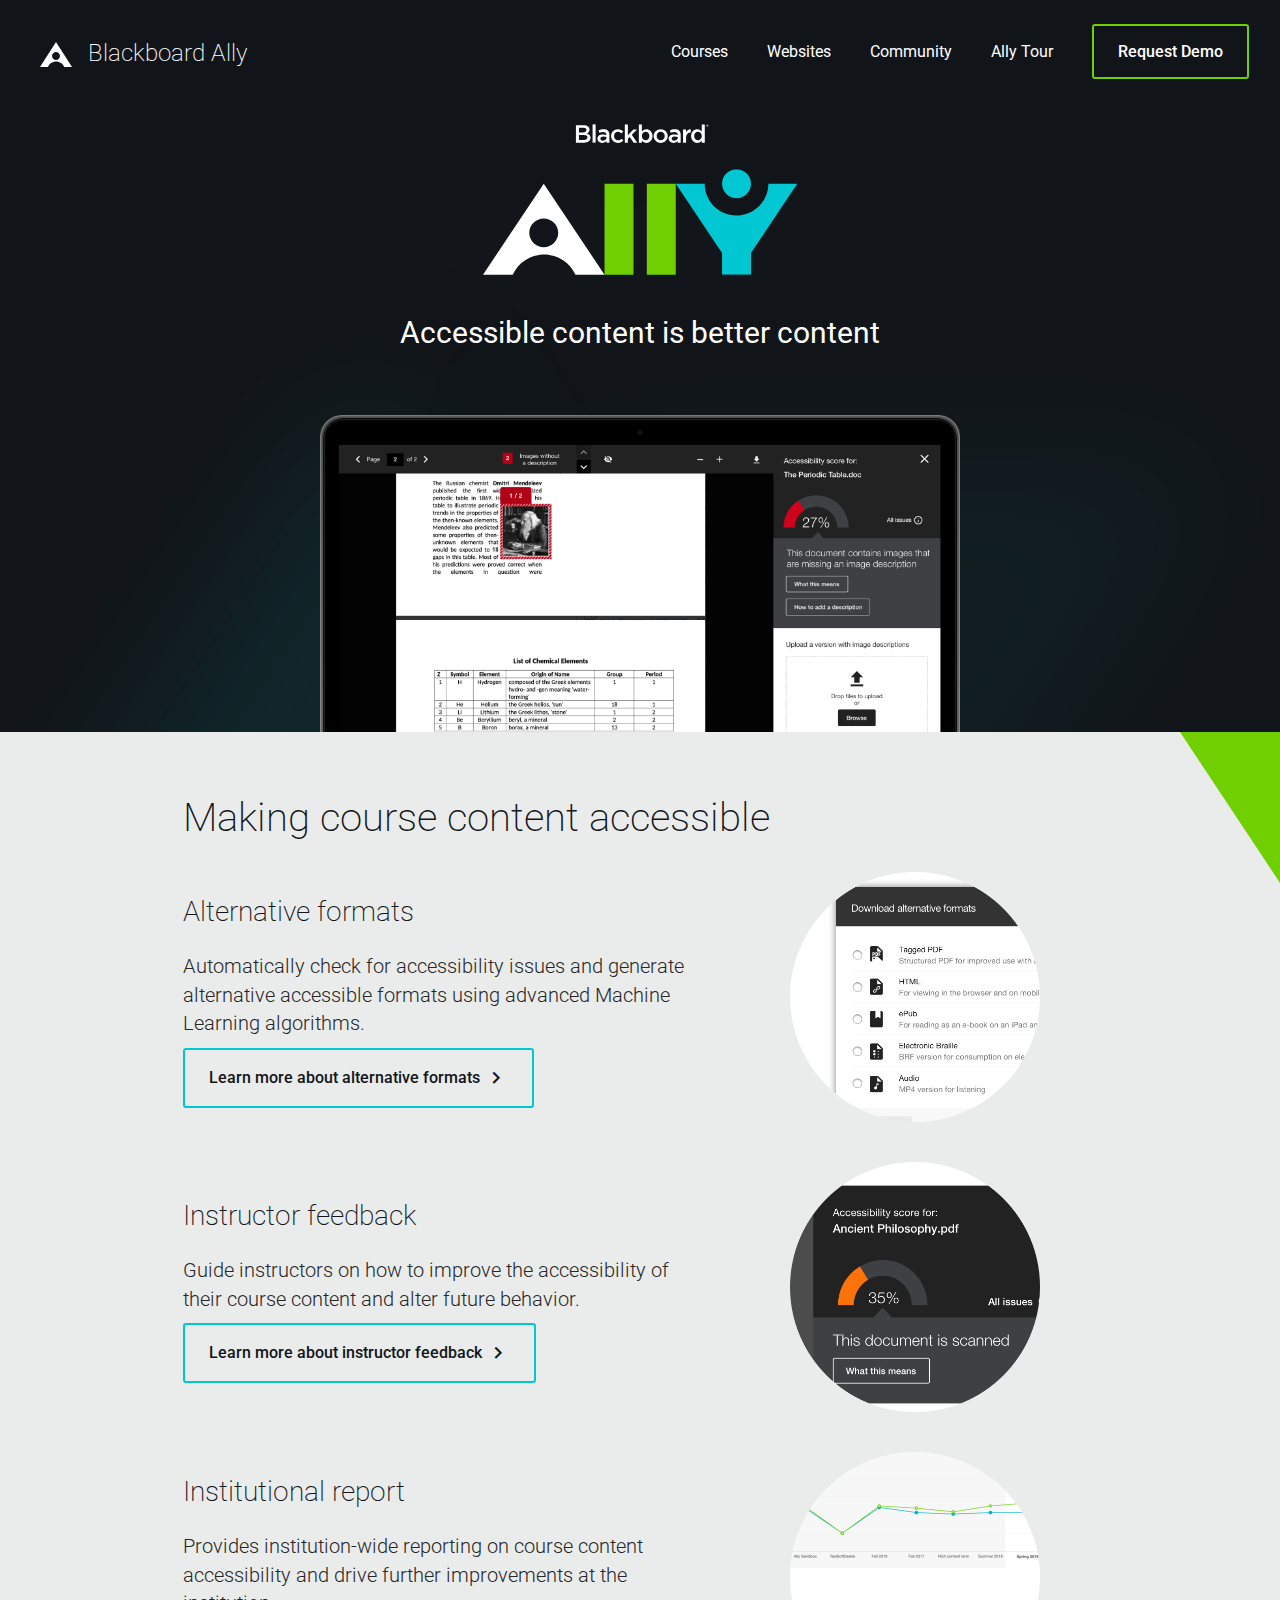
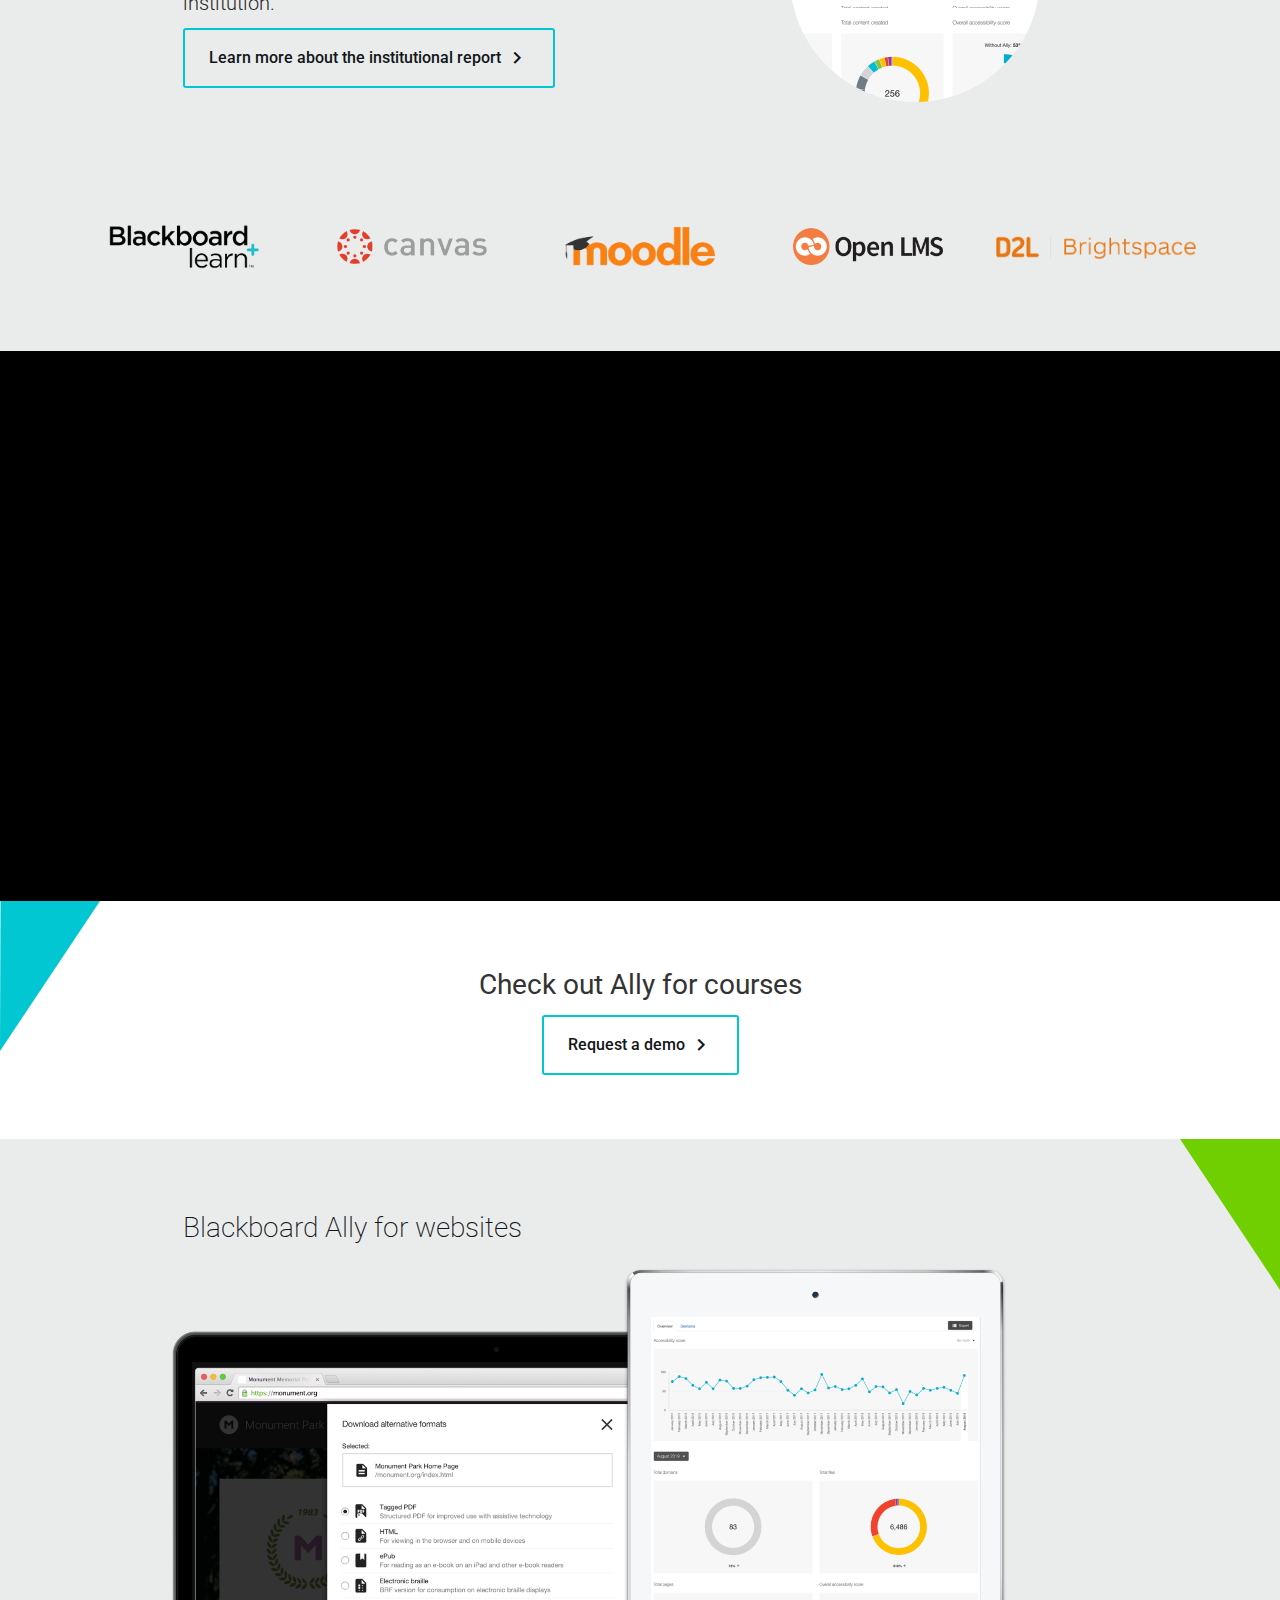
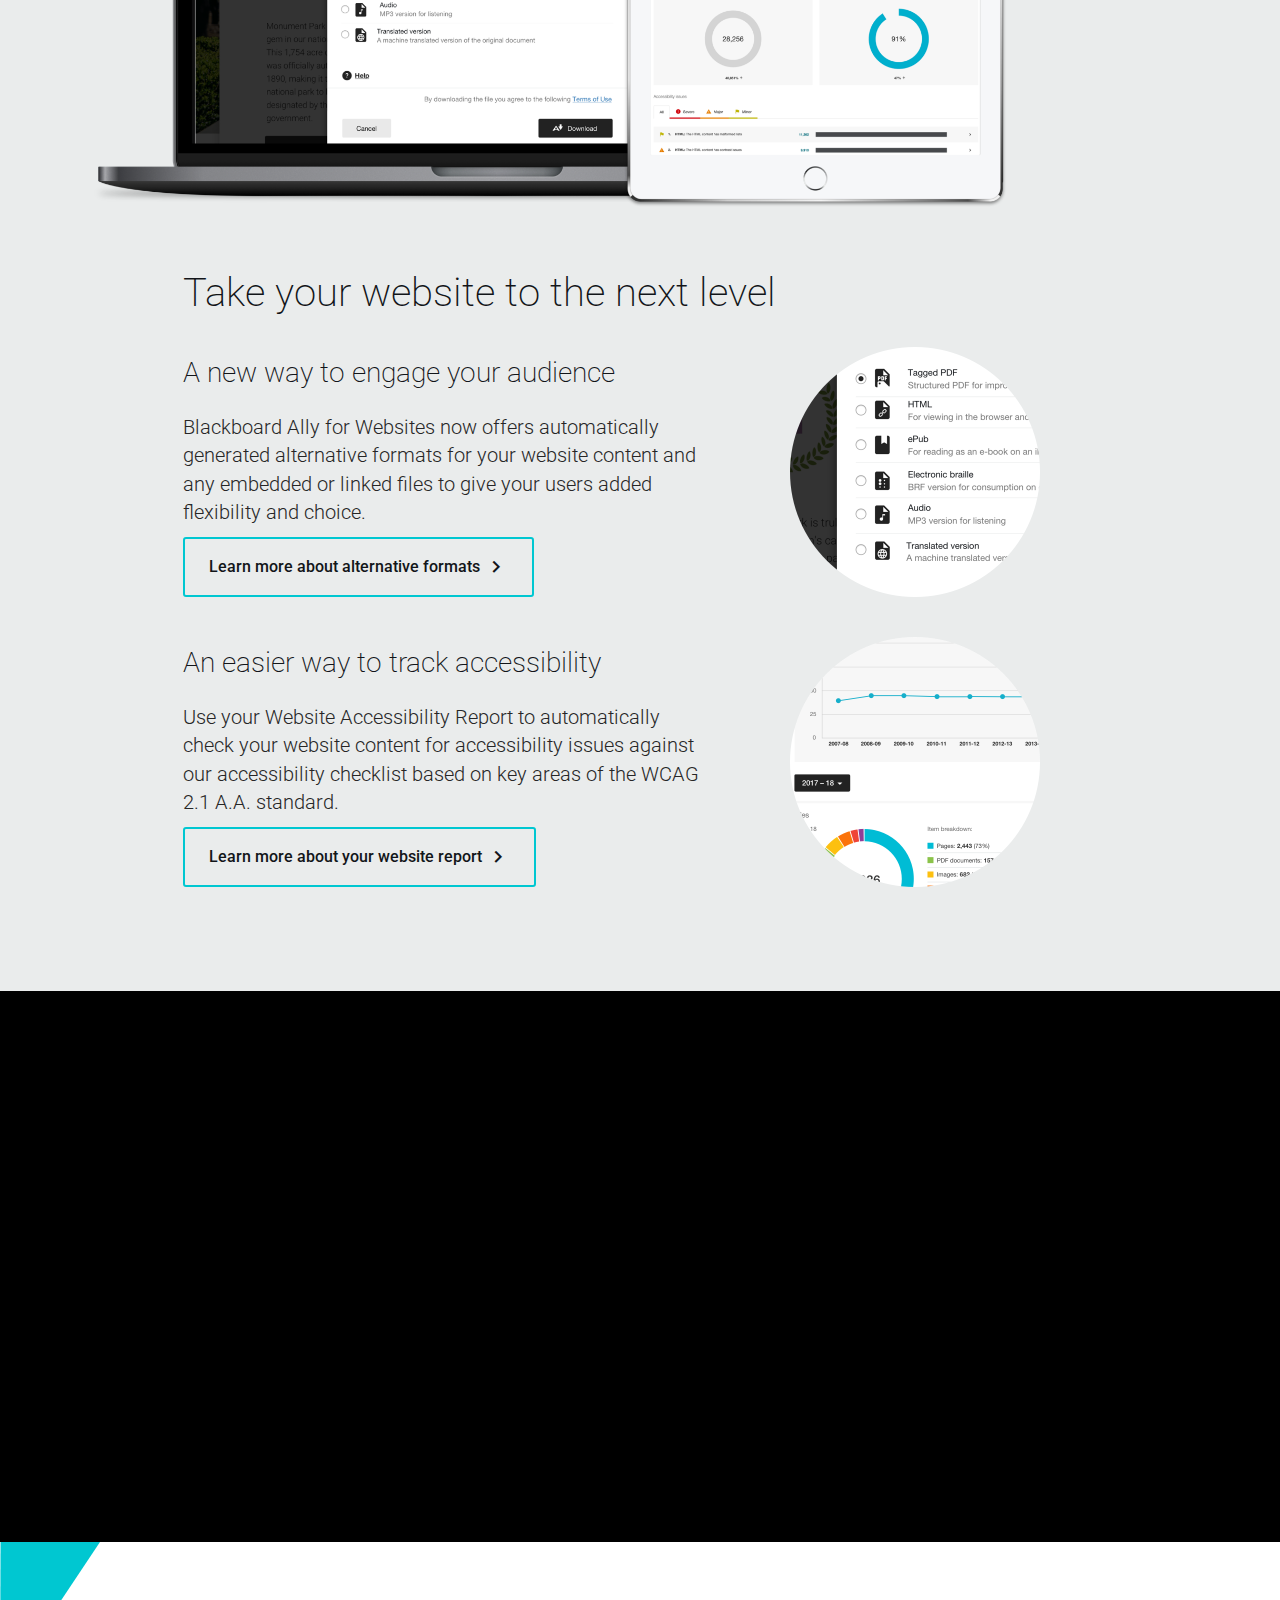
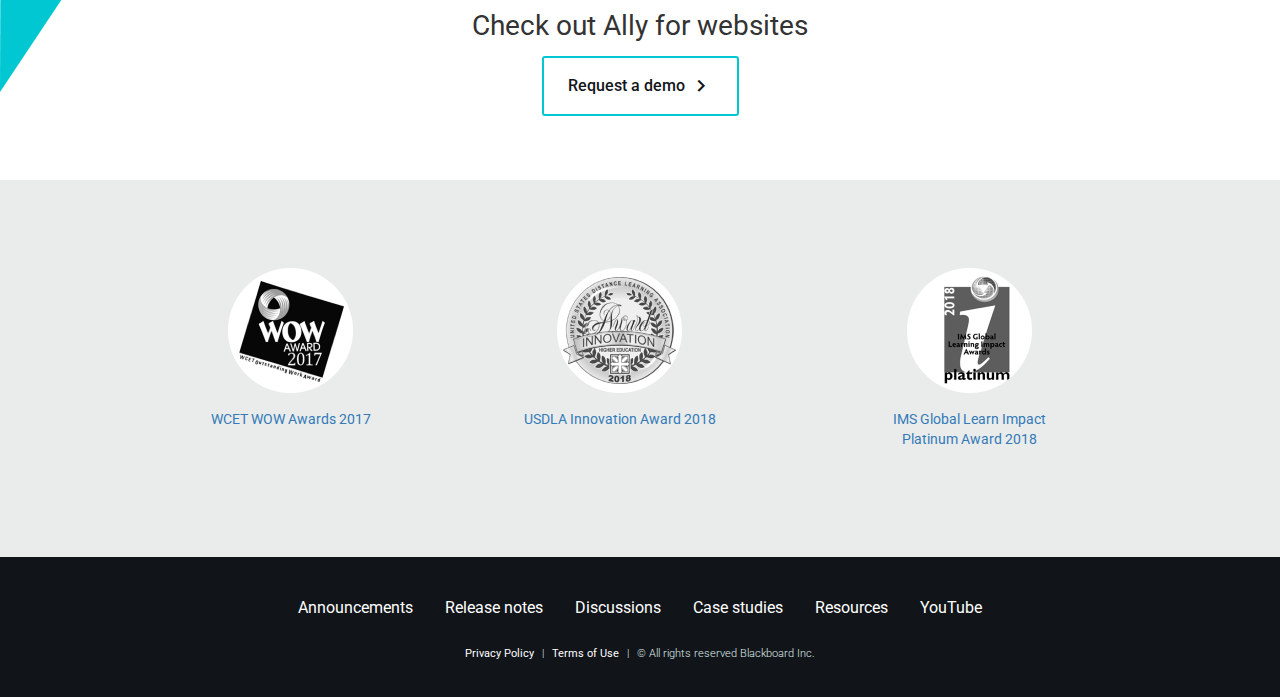
<file: index.html>
<!DOCTYPE html>
<html lang="en">
    <head>
        <meta charset="utf-8">
        <meta http-equiv="X-UA-Compatible" content="IE=edge">
        <meta name="viewport" content="width=device-width, initial-scale=1">
        <meta name="description" content="Ally seamlessly integrates with the Learning Management System and automatically generates alternative accessible formats, provides instructor feedback and generates an institutional accessibility report. For websites Ally scans your website domains and generates a content accessibility report and offers your audiences alternative formats of your website content.">
        <meta name="author" content="Blackboard Inc.">
        <link rel="icon" href="favicon.ico">

        <title>Blackboard Ally - Accessible content is better content</title>
        <script type="text/javascript" src="https://qa.ally.ac/integration/api/ally.ui.js" data-ally-loader="" data-ally-platform-name="web" data-ally-client-id="576" data-ally-af-style="flag_small"></script>
        <link href="https://fonts.googleapis.com/css?family=Roboto:400,300,500" rel="stylesheet" type="text/css">
        <link href="https://fonts.googleapis.com/icon?family=Material+Icons" rel="stylesheet">
        <link href="https://cdnjs.cloudflare.com/ajax/libs/twitter-bootstrap/3.3.5/css/bootstrap.min.css" rel="stylesheet" type="text/css">
        <link href="assets/css/style.css" rel="stylesheet" type="text/css">
        <link href="assets/css/index.css" rel="stylesheet" type="text/css">

        <!-- Google Tag Manager -->
        <script>(function(w,d,s,l,i){w[l]=w[l]||[];w[l].push({'gtm.start':
        new Date().getTime(),event:'gtm.js'});var f=d.getElementsByTagName(s)[0],
        j=d.createElement(s),dl=l!='dataLayer'?'&l='+l:'';j.async=true;j.src=
        'https://www.googletagmanager.com/gtm.js?id='+i+dl;f.parentNode.insertBefore(j,f);
        })(window,document,'script','dataLayer','GTM-NXVW3QS');</script>
        <!-- End Google Tag Manager -->
    </head>

    <body>
        <!-- Google Tag Manager (noscript) -->
        <noscript><iframe src="https://www.googletagmanager.com/ns.html?id=GTM-NXVW3QS"
        height="0" width="0" style="display:none;visibility:hidden"></iframe></noscript>
        <!-- End Google Tag Manager (noscript) -->

        <section id="top" class="clearfix">
            <!-- NAVIGATION -->
            <nav class="header">
                <div class="col-xs-1 col-sm-4">
                    <h1>
                        <a href="index.html"><img src="assets/img/ally-a.svg" alt="" /><span class="hidden-xs hidden-sm">Blackboard Ally</span></a>
                    </h1>
                </div>
                <div class="col-xs-11 col-sm-8">
                    <ul>
                        <li><a href="courses.html">Courses</a></li>
                        <li><a href="websites.html">Websites</a></li>
                        <li class="hidden-xs hidden-sm"><a href="https://usergroup.ally.ac" target="_blank">Community</a></li>
                        <li class="hidden-xs hidden-sm"><a href="https://usergroup.ally.ac/s/tour/" target="_blank">Ally Tour</a></li>
                        <li><a class="hidden-xs hidden-sm" id="btn-primary" href="demo.html">Request Demo</a></li>
                    </ul>
                </div>
            </nav>

            <!-- HEADER -->
            <div id="home-hero">
                <figure id="logo">
                    <img src="assets/img/logo.svg" alt="" />
                </figure>
                <p>Accessible content is better content</p>
                <div class="hero-image">
                    <figure>
                        <img src="assets/img/homeHero.png" alt="Blackboard Ally interface for showing content preview while highlighting accessibility issues in context" />
                    </figure>
                </div>
            </div>
        </section>

        <!-- ALLY FOR COURSES -->
        <div id="ally-for-lms" class="triangle-green">
            <!-- FEATURES -->
            <section class="features container">
                <h2 class="sr-only">Ally for courses</h2>
                <h3>Making course content accessible</h3>
                <div class="row">
                    <div class="col-xs-12 col-sm-7">
                        <h4>Alternative formats</h4>
                        <p>Automatically check for accessibility issues and generate alternative accessible formats using advanced Machine Learning algorithms.</p>
                        <a href="courses.html#courses-alternative-formats-general" class="btn-secondary">Learn more about alternative formats <i class="material-icons">keyboard_arrow_right</i></a>
                    </div>
                    <div class="col-xs-12 col-sm-5">
                        <figure>
                            <img src="assets/img/features/alternative-formats.png" alt=" " />
                        </figure>
                    </div>
                </div>
                <div class="row">
                    <div class="col-xs-12 col-sm-7">
                        <h4>Instructor feedback</h4>
                        <p>Guide instructors on how to improve the accessibility of their course content and alter future behavior.</p>
                        <a href="courses.html#courses-instructor-feedback-general" class="btn-secondary">Learn more about instructor feedback <i class="material-icons">keyboard_arrow_right</i></a>
                    </div>
                    <div class="col-xs-12 col-sm-5">
                        <figure>
                            <img src="assets/img/features/instructor-feedback.png" alt=" " />
                        </figure>
                    </div>
                </div>
                <div class="row">
                    <div class="col-xs-12 col-sm-7">
                        <h4>Institutional report</h4>
                        <p>Provides institution-wide reporting on course content accessibility and drive further improvements at the institution.</p>
                        <a href="courses.html#courses-institutional-report-general" class="btn-secondary">Learn more about the institutional report <i class="material-icons">keyboard_arrow_right</i></a>
                    </div>
                    <div class="col-xs-12 col-sm-5">
                        <figure>
                            <img src="assets/img/features/institutional-report.png" alt=" " />
                        </figure>
                    </div>
                </div>
            </section>
            <!-- INTEGRATIONS -->
            <section id="integrations" class="container">
                <h2 class="sr-only">Learning Management System integrations</h2>
                <div class="integrations-logos">
                    <div>
                        <a href="http://www.blackboard.com/learning-management-system/blackboard-learn.aspx" target="_blank">
                            <img src="assets/img/integrations/blackboard.png" alt="Blackboard Learn" />
                        </a>
                    </div>
                    <div>
                        <a href="https://www.instructure.com" target="_blank">
                            <img src="assets/img/integrations/canvas.png" alt="Instructure Canvas" />
                        </a>
                    </div>
                    <div>
                        <a href="https://moodle.org" target="_blank">
                            <img src="assets/img/integrations/moodle.png" alt="Moodle" />
                        </a>
                    </div>
                    <div>
                        <a href="https://www.openlms.net/" target="_blank">
                            <img src="assets/img/integrations/open-lms-black.png" alt="Open LMS" />
                        </a>
                    </div>
                    <div>
                        <a href="http://www.d2l.com" target="_blank">
                            <img class="d2l" src="assets/img/integrations/d2l.png" alt="Brightspace by D2L" title="Brightspace by D2L" />
                        </a>
                    </div>
                </div>
            </section>
            <!-- VIDEO -->
             <div class='embed-container'>
                <iframe
                    src="https://www.youtube-nocookie.com/embed/FmUTPI4sujo?&amp;theme=dark&amp;color=white&amp;autohide=2&amp;cc_load_policy=1&amp;modestbranding=1&amp;showinfo=0&amp;rel=0"
                    frameborder="0">
                </iframe>
            </div>
            <!-- CTA -->
            <div class="triangle-blue call-to-action container-fluid">
                <div class="row">
                    <div class="col-xs-12">
                        <p>Check out Ally for courses</p>
                        <a href="demo.html" class="btn-secondary">Request a demo <i class="material-icons">keyboard_arrow_right</i></a>
                    </div>
                </div>
            </div>
        </div>

        <!-- ALLY FOR WEB -->
        <div id="ally-for-web" class="triangle-green">
            <!-- FEATURES -->
            <section class="features container">
                <div>
                    <h4>Blackboard Ally for websites</h4>
                    <div class="hero-image">
                        <figure>
                            <img src="assets/img/ally-for-web.png" alt="" />
                        </figure>
                    </div>
                </div>
                <h3>Take your website to the next level</h3>
                <div class="row">
                    <div class="col-xs-12 col-sm-7">
                        <h4>A new way to engage your audience</h4>
                        <p>Blackboard Ally for Websites now offers automatically generated alternative formats for your website content and any embedded or linked files to give your users added flexibility and choice.</p>
                        <a href="websites.html" class="btn-secondary">Learn more about alternative formats <i class="material-icons">keyboard_arrow_right</i></a>
                    </div>
                    <div class="col-xs-12 col-sm-5">
                        <figure>
                            <img src="assets/img/features/web-alternative-formats.png" alt=" " />
                        </figure>
                    </div>
                </div>
                <div class="row">
                    <div class="col-xs-12 col-sm-7">
                        <h4>An easier way to track accessibility</h4>
                        <p>Use your Website Accessibility Report to automatically check your website content for accessibility issues against our accessibility checklist based on key areas of the WCAG 2.1 A.A. standard.</p>
                        <a href="websites.html#websites-institutional-report" class="btn-secondary">Learn more about your website report <i class="material-icons">keyboard_arrow_right</i></a>
                    </div>
                    <div class="col-xs-12 col-sm-5">
                        <figure>
                            <img src="assets/img/features/web-institutional-report.png" alt=" " />
                        </figure>
                    </div>
                </div>
            </section>

            <!-- VIDEO -->
             <div class="embed-container">
                <iframe
                    src="https://www.youtube-nocookie.com/embed/pihn0LClExo?&amp;theme=dark&amp;color=white&amp;autohide=2&amp;cc_load_policy=1&amp;modestbranding=1&amp;showinfo=0&amp;rel=0"
                    frameborder="0">
                </iframe>
            </div>

            <!-- CTA -->
            <div class="triangle-blue call-to-action container-fluid">
                <div class="row">
                    <div class="col-xs-12">
                        <p>Check out Ally for websites</p>
                        <a href="demo.html" class="btn-secondary">Request a demo <i class="material-icons">keyboard_arrow_right</i></a>
                    </div>
                </div>
            </div>
        </div>

        <!-- AWARDS -->
        <section id="awards" class="container-fluid">
            <div class="row">
                <div class="container">
                    <ul>
                        <li>
                            <a href="https://wcet.wiche.edu/initiatives/wcet-awards/wow/media-release-2017" target="_blank" title="WCET WOW Awards 2017">
                                <img src="assets/img/awards/wowaward.png" alt="WCET WOW Awards 2017">
                                <p>WCET WOW Awards 2017</p>
                            </a>
                        </li>
                        <li>
                            <a href="https://usdla.org/blog/2018/10/05/blackboards-accessibility-solution-ally-receives-innovation-award-from-usdla/" target="_blank" title="USDL Innovation Award 2018">
                                <img src="assets/img/awards/uslinnovationaward.png" alt="USDL Innovation Award 2018">
                                <p>USDLA Innovation Award 2018</p>
                            </a>
                        </li>
                        <li>
                            <a href="http://www.imsglobal.org/winners-2018-learning-impact-awards" target="_blank" title="IMS Global Learn Impact Platinum Award 2018">
                                <img src="assets/img/awards/imsglobalplatinumaward.png" alt="IMS Global Learn Impact Platinum Award 2018">
                                <p class="long">IMS Global Learn Impact Platinum Award 2018</p>
                            </a>
                        </li>
                    </ul>
                </div>
            </div>
        </section>

        <!-- FOOTER -->
        <footer class="container-fluid">
            <div class="row">
                <div class="col-xs-12">
                    <ul>
                        <!-- <li><a href="index.html"><img src="/assets/img/ally-a.svg" alt="Blackboard Ally" /></a></li> -->
                        <li><a href="https://usergroup.ally.ac/s/announcements/" target="_blank" title="Blackboard Ally Announcements">Announcements</a></li>
                        <li><a href="https://usergroup.ally.ac/s/releases/" target="_blank" title="Blackboard Ally Release notes">Release notes</a></li>
                        <li><a href="https://usergroup.ally.ac/s/discussion/" target="_blank" title="Blackboard Ally Discussions">Discussions</a></li>
                        <li><a href="https://usergroup.ally.ac/s/case-studies/" target="_blank" title="Blackboard Ally Case studies">Case studies</a></li>
                        <li><a href="https://usergroup.ally.ac/s/resources/" target="_blank" title="Blackboard Ally Resources">Resources</a></li>
                        <li><a href="https://www.youtube.com/channel/UCWXzwKChiyWOXMTN9qQFSnQ" target="_blank" title="Blackboard Ally on YouTube">YouTube</a></li>
                    </ul>
                </div>
                <div class="col-xs-12">
                    <div id="footer-copyright-container">
                        <a href="https://help.blackboard.com/Privacy_Statement" target="_blank">Privacy Policy</a>
                        <span class="footer-copyright-divider">|</span>
                        <a href="https://help.blackboard.com/Terms_of_Use" target="_blank">Terms of Use</a>
                        <span class="footer-copyright-divider">|</span>
                        &copy; All rights reserved Blackboard Inc. <span id="footer-year"></span>
                    </div>
                </div>
            </div>
        </footer>

        <script type="text/javascript" src="https://ajax.googleapis.com/ajax/libs/jquery/3.3.1/jquery.min.js"></script>
        <script type="text/javascript" src="assets/js/ally.js"></script>
        <script>
          (function(i,s,o,g,r,a,m){i['GoogleAnalyticsObject']=r;i[r]=i[r]||function(){
          (i[r].q=i[r].q||[]).push(arguments)},i[r].l=1*new Date();a=s.createElement(o),
          m=s.getElementsByTagName(o)[0];a.async=1;a.src=g;m.parentNode.insertBefore(a,m)
          })(window,document,'script','//www.google-analytics.com/analytics.js','ga');

          ga('create', 'UA-74642053-1', 'auto');
          ga('send', 'pageview');
        </script>
        <script type="text/javascript">
          var _dcq = _dcq || [];
          var _dcs = _dcs || {};
          _dcs.account = '9041875';

          (function() {
            var dc = document.createElement('script');
            dc.type = 'text/javascript'; dc.async = true;
            dc.src = '//tag.getdrip.com/9041875.js';
            var s = document.getElementsByTagName('script')[0];
            s.parentNode.insertBefore(dc, s);
          })();
        </script>
    </body>
</html>
</file>
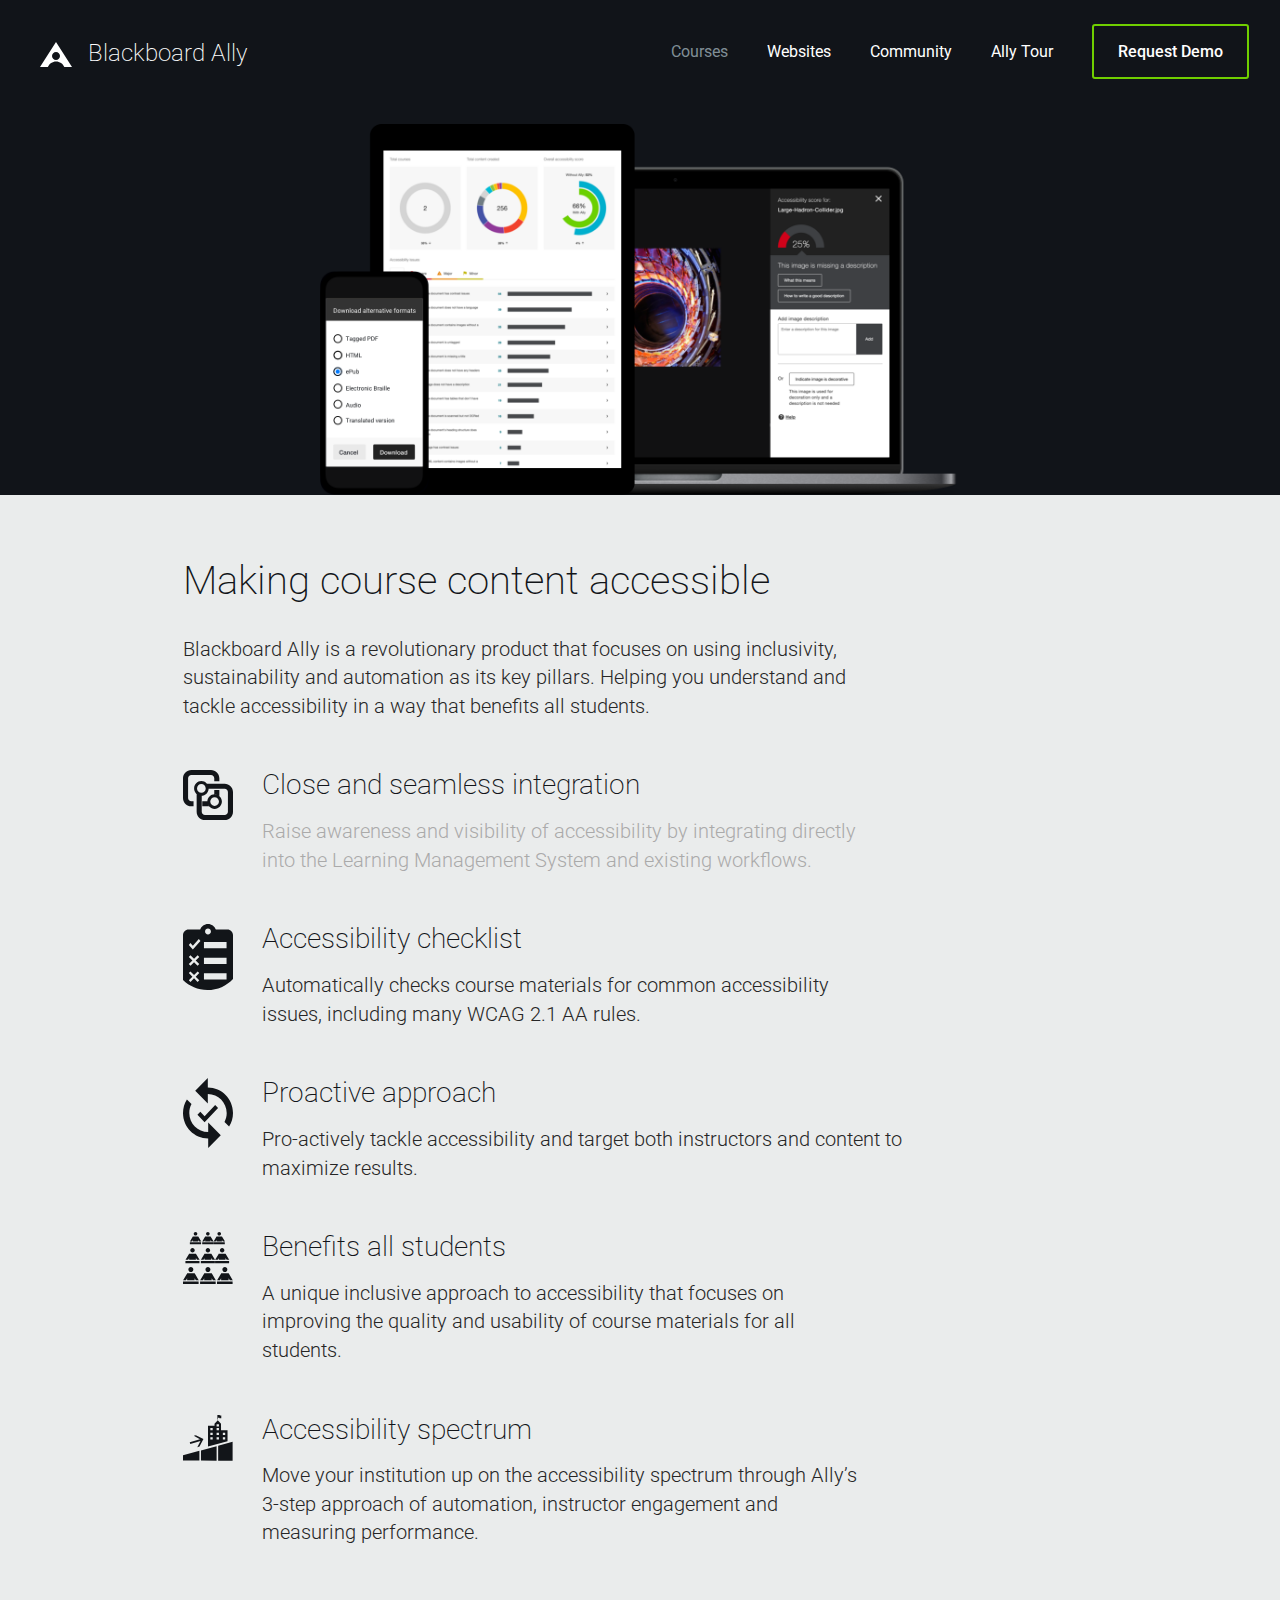
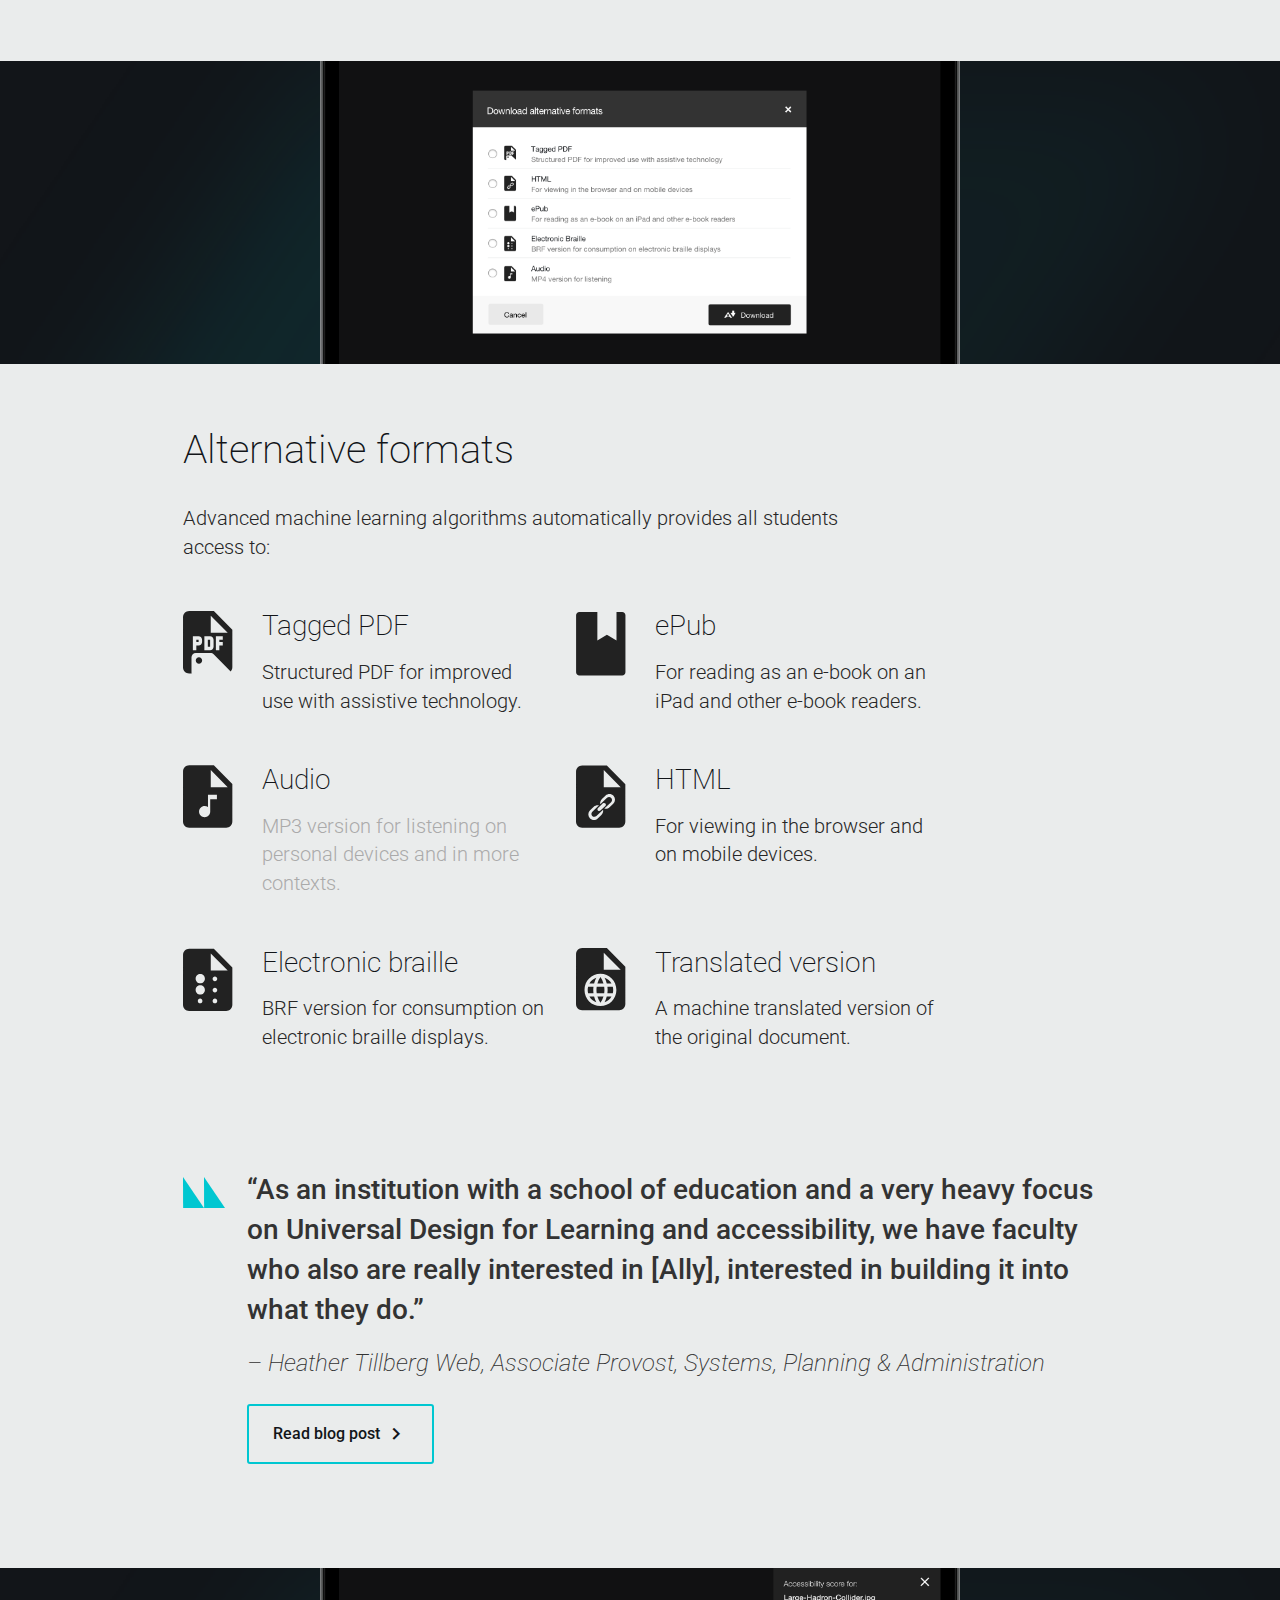
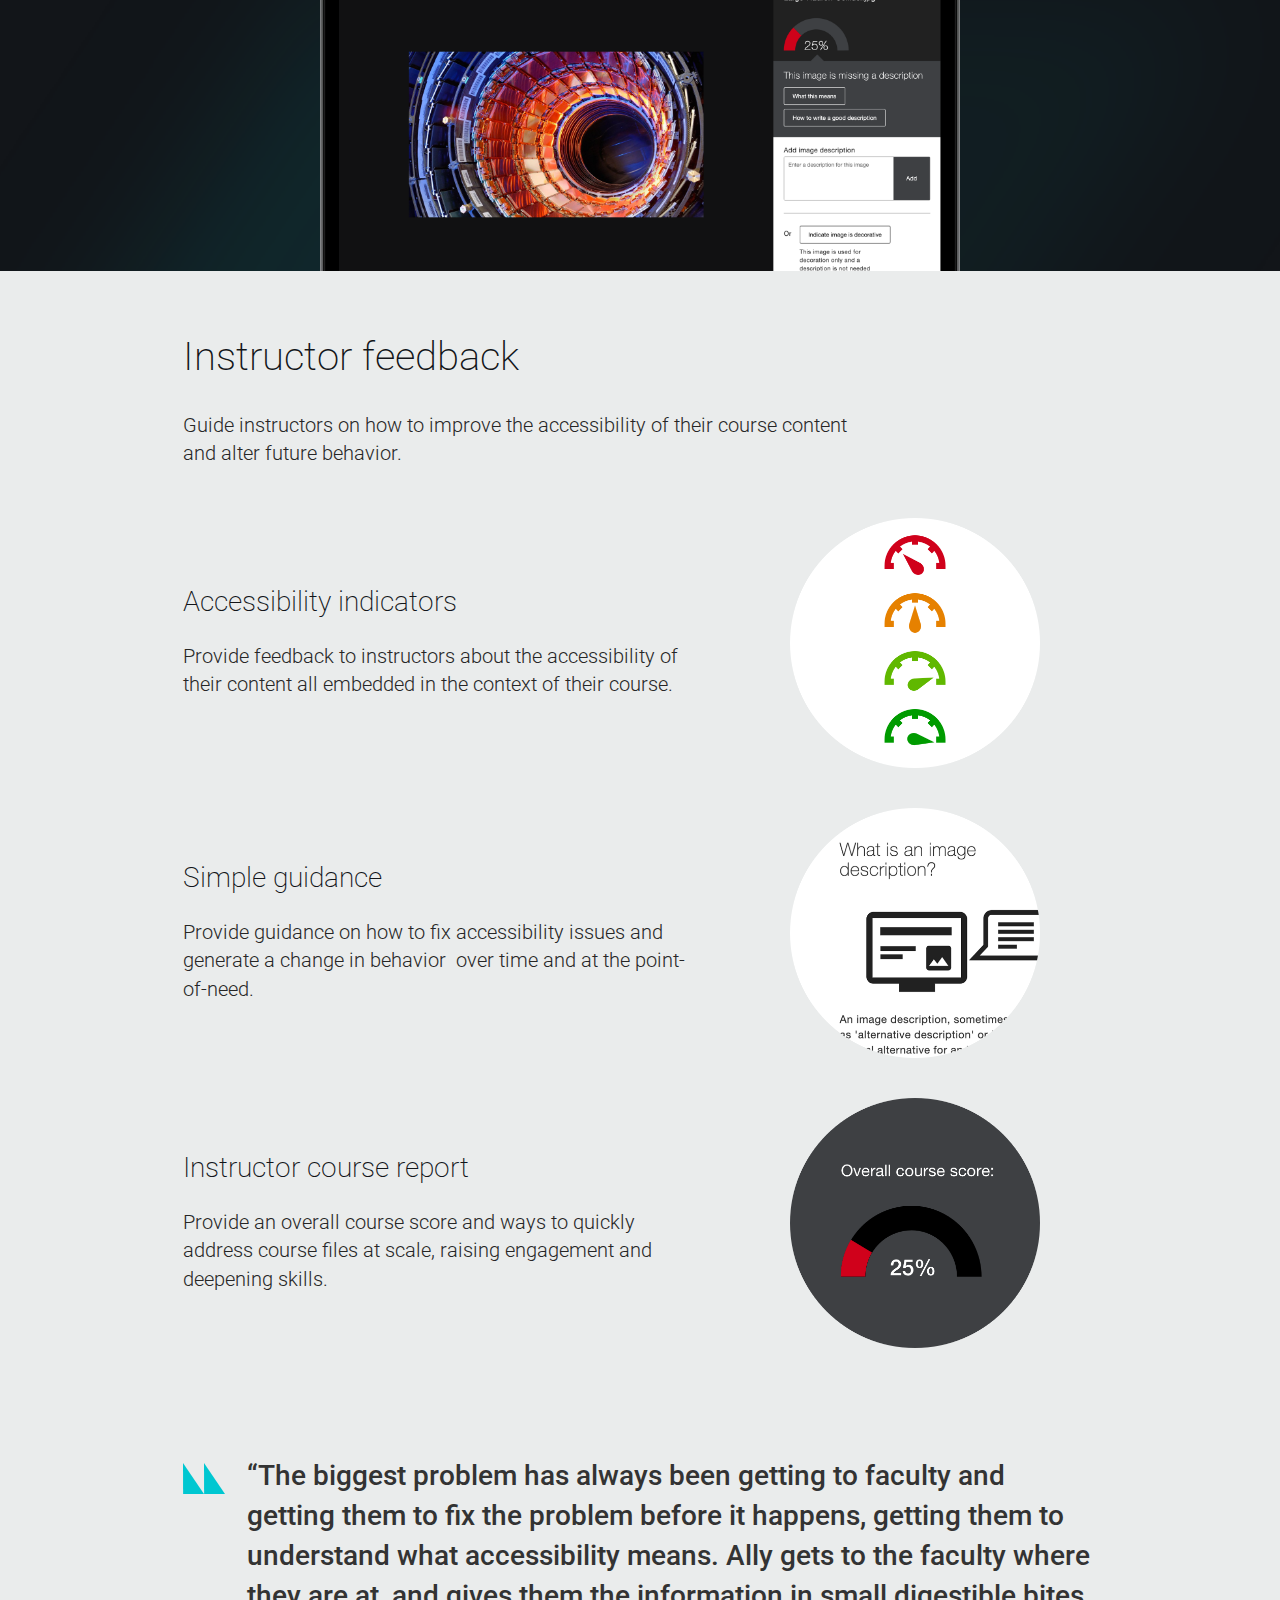
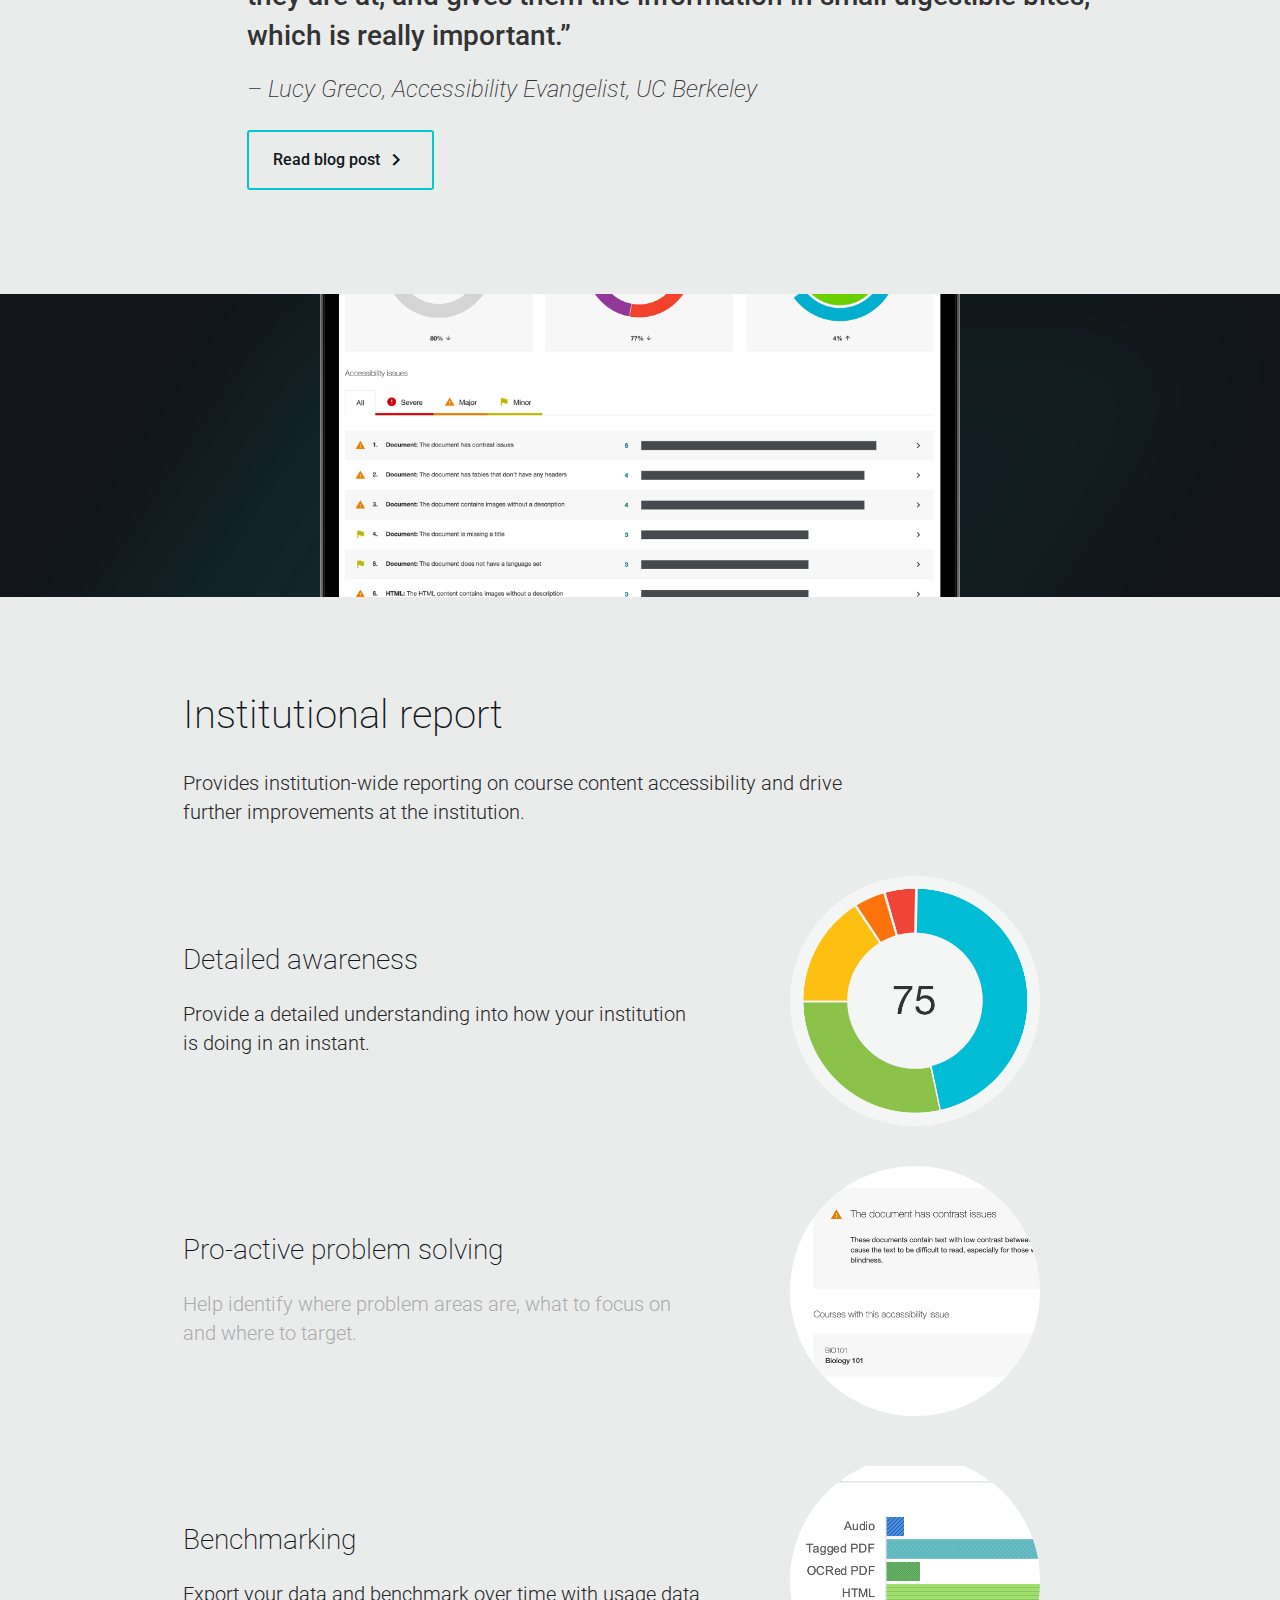
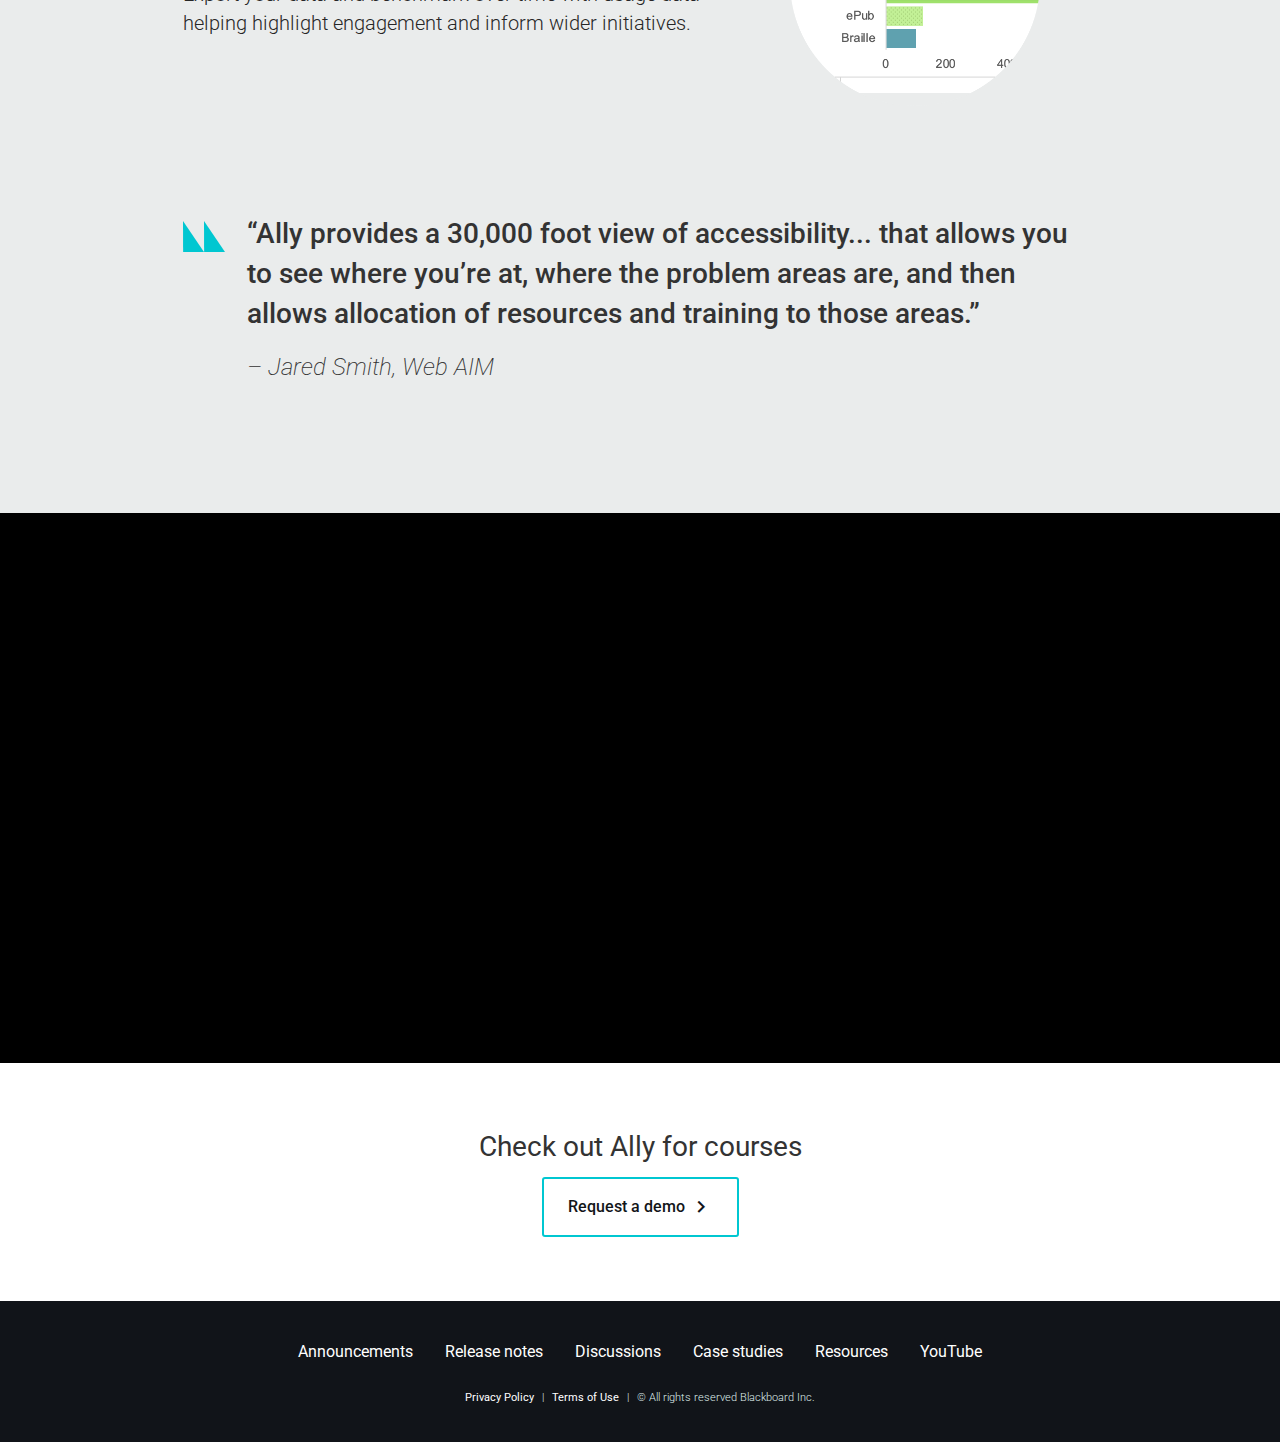
<file: courses-bad.html>
<!DOCTYPE html>
<html lang="en">
    <head>
        <meta charset="utf-8">
        <meta http-equiv="X-UA-Compatible" content="IE=edge">
        <meta name="viewport" content="width=device-width, initial-scale=1">
        <meta name="description" content="Ally seamlessly integrates with the Learning Management System and automatically generates alternative accessible formats, provides instructor feedback and generates an institutional accessibility report.">
        <meta name="author" content="Blackboard Inc.">
        <link rel="icon" href="favicon.ico">

        <title>Blackboard Ally - Accessible content is better content</title>
        <script type="text/javascript" src="https://qa.ally.ac/integration/api/ally.ui.js" data-ally-loader="" data-ally-platform-name="web" data-ally-client-id="576" data-ally-af-style="flag_small"></script>
        <link href="//fonts.googleapis.com/css?family=Roboto:400,300,500" rel="stylesheet" type="text/css">
        <link href="https://fonts.googleapis.com/icon?family=Material+Icons" rel="stylesheet">
        <link href="//cdnjs.cloudflare.com/ajax/libs/twitter-bootstrap/3.3.5/css/bootstrap.min.css" rel="stylesheet" type="text/css">
        <link href="assets/css/style.css" rel="stylesheet" type="text/css">
        <link href="assets/css/index.css" rel="stylesheet" type="text/css">
        <link href="assets/css/index-bad.css" rel="stylesheet" type="text/css">

        <!-- Google Tag Manager -->
        <script>(function(w,d,s,l,i){w[l]=w[l]||[];w[l].push({'gtm.start':
        new Date().getTime(),event:'gtm.js'});var f=d.getElementsByTagName(s)[0],
        j=d.createElement(s),dl=l!='dataLayer'?'&l='+l:'';j.async=true;j.src=
        'https://www.googletagmanager.com/gtm.js?id='+i+dl;f.parentNode.insertBefore(j,f);
        })(window,document,'script','dataLayer','GTM-NXVW3QS');</script>
        <!-- End Google Tag Manager -->
    </head>

    <body>
        <!-- Google Tag Manager (noscript) -->
        <noscript><iframe src="https://www.googletagmanager.com/ns.html?id=GTM-NXVW3QS"
        height="0" width="0" style="display:none;visibility:hidden"></iframe></noscript>
        <!-- End Google Tag Manager (noscript) -->

        <section id="top" class="clearfix">
            <!-- NAVIGATION -->
            <nav class="header">
                <div class="col-xs-1 col-sm-4">
                    <h1>
                        <a href="index.html"><img src="/assets/img/ally-a.svg" /><span class="hidden-xs hidden-sm">Blackboard Ally</span></a>
                    </h1>
                </div>
                <div class="col-xs-11 col-sm-8">
                    <ul>
                        <li><a class="active" href="courses.html">Courses</a></li>
                        <li><a href="websites.html">Websites</a></li>
                        <li class="hidden-xs hidden-sm"><a href="https://usergroup.ally.ac" target="_blank">Community</a></li>
                        <li class="hidden-xs hidden-sm"><a href="https://usergroup.ally.ac/s/tour/" target="_blank">Ally Tour</a></li>
                        <li><a class="hidden-xs hidden-sm" id="btn-primary" href="/demo.html">Request Demo</a></li>
                    </ul>
                </div>
            </nav>

            <!-- HEADER -->
            <div id="home-hero">
                <div class="hero-image">
                    <figure>
                        <img src="/assets/img/courses/courses-hero.png" alt="Various Blackboard Ally interfaces shown on a laptop, tablet and phone" />
                    </figure>
                </div>
            </div>
        </section>

        <!-- ALLY FOR COURSES GENERAL -->
        <div class="triangle-green">
            <section class="courses-features features container">
                <div class="row">
                    <div class="col-xs-12 col-lg-9">
                        <h3>Making course content accessible</h3>
                        <p>Blackboard Ally is a revolutionary product that focuses on using inclusivity, sustainability and automation as its key pillars. Helping you understand and tackle accessibility in a way that benefits all students.</p>
                    </div>
                </div>
                <div class="row align-top">
                	<h2></h2>
                    <div class="col-xs-12 col-sm-2 col-md-1">
                        <img class="features-icon courses" src="assets/img/courses/icon-integration.svg" alt=" " />
                    </div>
                    <div class="col-xs-12 col-sm-8 col-md-8">
                        <h4>Close and seamless integration</h4>
                        <p class="contrast-issue">Raise awareness and visibility of accessibility by integrating directly into the Learning Management System and existing workflows.</p>
                    </div>
                </div>
                <div class="row align-top">
                    <div class="col-xs-12 col-sm-2 col-md-1">
                        <img class="features-icon courses" src="assets/img/courses/icon-checklist.svg" alt=" " />
                    </div>
                    <div class="col-xs-12 col-sm-8 col-md-8">
                        <h4>Accessibility checklist</h4>
                        <p>Automatically checks course materials for common accessibility issues, including many WCAG 2.1 AA rules.</p>
                    </div>
                </div>
                <div class="row align-top">
                    <div class="col-xs-12 col-sm-2 col-md-1">
                        <img class="features-icon courses" src="assets/img/courses/icon-proactive.svg" alt=" " />
                    </div>
                    <div class="col-xs-12 col-sm-8 col-md-9">
                        <h4>Proactive approach</h4>
                        <p>Pro-actively tackle accessibility and target both instructors and content to maximize results.</p>
                    </div>
                </div>
                <div class="row align-top">
                    <div class="col-xs-12 col-sm-2 col-md-1">
                        <img class="features-icon courses" src="assets/img/courses/icon-all-students.svg" alt=" " />
                    </div>
                    <div class="col-xs-12 col-sm-8 col-md-8">
                        <h4>Benefits all students</h4>
                        <p>A unique inclusive approach to accessibility that focuses on improving the quality and usability of course materials for all students.</p>
                    </div>
                </div>
                <div class="row align-top">
                    <div class="col-xs-12 col-sm-2 col-md-1">
                        <img class="features-icon courses" src="assets/img/courses/icon-ax-spectrum.svg" />
                    </div>
                    <div class="col-xs-12 col-sm-8 col-md-8">
                        <h4>Accessibility spectrum</h4>
                        <p>Move your institution up on the accessibility spectrum through Ally’s 3-step approach of automation, instructor engagement and measuring performance.</p>
                    </div>
                </div>
            </section>
        </div>

        <!-- ALLY ALTERNATIVE FORMATS HERO – GENERAL -->
        <div id="courses-alternative-formats-general" class="hero courses-hero">
            <div class="hero-image">
                <figure>
                    <img src="/assets/img/courses/courses-hero-af.png" alt="Blackboard Ally alternative formats interface showing various download options for content" />
                </figure>
            </div>
        </div>
        <!-- ALLY ALTERNATIVE FORMATS CONTENT - GENERAL -->
        <div class="triangle-green">
            <section class="courses-features features container">
                <div class="row">
                    <div class="col-xs-12 col-lg-9">
                        <h3>Alternative formats</h3>
                        <p>Advanced machine learning algorithms automatically  provides all students access to:</p>
                    </div>
                </div>
                <div class="row align-top">
                    <div class="col-xs-12 col-sm-2 col-md-1">
                        <img class="features-icon" src="assets/img/courses/icon-file-tagged-pdf.svg" alt=" " />
                    </div>
                    <div class="col-xs-12 col-sm-4">
                        <h4>Tagged PDF</h4>
                        <p>Structured PDF for improved use with assistive technology.</p>
                    </div>
                    <div class="col-xs-12 col-sm-2 col-md-1">
                        <img class="features-icon" src="assets/img/courses/icon-file-epub.svg" alt=" " />
                    </div>
                    <div class="col-xs-12 col-sm-4">
                        <h4>ePub</h4>
                        <p>For reading as an e-book on an iPad and other e-book readers.</p>
                    </div>
                </div>
                <div class="row align-top">
                    <div class="col-xs-12 col-sm-2 col-md-1">
                        <img class="features-icon" src="assets/img/courses/icon-file-audio.svg" alt=" " />
                    </div>
                    <div class="col-xs-12 col-sm-4">
                        <h4>Audio</h4>
                        <p class="contrast-issue">MP3 version for listening on personal devices and in more contexts.</p>
                    </div>
                    <div class="col-xs-12 col-sm-2 col-md-1">
                        <img class="features-icon" src="assets/img/courses/icon-file-html.svg" alt=" " />
                    </div>
                    <div class="col-xs-12 col-sm-4">
                        <h4>HTML</h4>
                        <p>For viewing in the browser and on mobile devices.</p>
                    </div>
                </div>
                <div class="row align-top">
                    <div class="col-xs-12 col-sm-2 col-md-1">
                        <img class="features-icon" src="assets/img/courses/icon-file-braille.svg" />
                    </div>
                    <div class="col-xs-12 col-sm-4">
                        <h4>Electronic braille</h4>
                        <p>BRF version for consumption on electronic braille displays.</p>
                    </div>
                    <div class="col-xs-12 col-sm-2 col-md-1">
                        <img class="features-icon" src="assets/img/courses/icon-file-translated.svg" alt=" " />
                    </div>
                    <div class="col-xs-12 col-sm-4">
                        <h4>Translated version</h4>
                        <p>A machine translated version of the original document.</p>
                    </div>
                </div>
                <div class="row">
                    <div class="col-xs-12">
                        <blockquote>
                            <q>As an institution with a school of education and a very heavy focus on Universal Design for Learning and accessibility, we have faculty who also are really interested in [Ally], interested in building it into what they do.</q>
                            <cite>– Heather Tillberg Web, Associate Provost, Systems, Planning & Administration</cite>
                            <a href="https://usergroup.ally.ac/s/tour/blog/view?id=57" target="_blank" class="btn-secondary" title="Lesley University">Read blog post <i class="material-icons">keyboard_arrow_right</i></a>
                        </blockquote>
                    </div>
                </div>
            </section>
        </div>

         <!-- ALLY INSTRUCTOR FEEDBACK HERO – GENERAL -->
        <div id="courses-instructor-feedback-general" class="hero courses-hero">
            <div class="hero-image">
                <figure>
                    <img src="/assets/img/courses/courses-hero-if.png" alt="Blackboard Ally interface for instructors highlighting content preview and feedback for improving content accessibility" />
                </figure>
            </div>
        </div>
        <!-- ALLY INSTRUCTOR FEEDBACK CONTENT - GENERAL -->
        <div class="triangle-green">
            <section class="features container">
                <div class="row">
                    <div class="col-xs-12 col-lg-9">
                        <h3>Instructor feedback</h3>
                        <p>Guide instructors on how to improve the accessibility of their course content and alter future behavior.</p>
                    </div>
                </div>
                <div class="row">
                    <div class="col-xs-12 col-sm-7">
                        <h4>Accessibility indicators</h4>
                        <p>Provide feedback to instructors about the accessibility of their content all embedded in the context of their course.</p>
                    </div>
                    <div class="col-xs-12 col-sm-5">
                        <figure>
                            <img src="assets/img/courses/courses-feature-if-indicators.png" alt=" " />
                        </figure>
                    </div>
                </div>
                <div class="row">
                    <div class="col-xs-12 col-sm-7">
                        <h4>Simple guidance</h4>
                        <p>Provide guidance on how to fix accessibility issues and generate a change in behavior  over time and at the point-of-need.</p>
                    </div>
                    <div class="col-xs-12 col-sm-5">
                        <figure>
                            <img src="assets/img/courses/courses-feature-if-guidance.png" alt=" " />
                        </figure>
                    </div>
                </div>
                <div class="row">
                    <div class="col-xs-12 col-sm-7">
                        <h4>Instructor course report</h4>
                        <p>Provide an overall course score and ways to quickly address course files at scale, raising engagement and deepening skills.</p>
                    </div>
                    <div class="col-xs-12 col-sm-5">
                        <figure>
                            <img src="assets/img/courses/courses-feature-if-course-report.png" alt=" " />
                        </figure>
                    </div>
                </div>
                <div class="row">
                    <div class="col-xs-12">
                        <blockquote>
                            <q>The biggest problem has always been getting to faculty and getting them to fix the problem before it happens, getting them to understand what accessibility means. Ally gets to the faculty where they are at, and gives them the information in small digestible bites, which is really important.</q>
                            <cite>– Lucy Greco, Accessibility Evangelist, UC Berkeley </cite>
                            <a href="https://usergroup.ally.ac/s/tour/blog/view?id=59" target="_blank" class="btn-secondary" title="Equity and Access over Three Generations – UC Berkeley takes on Digital Accessibility">Read blog post <i class="material-icons">keyboard_arrow_right</i></a>
                        </blockquote>
                    </div>
                </div>
            </section>
        </div>

        <!-- ALLY INSTITUTIONAL REPORT HERO – GENERAL -->
        <div id="courses-institutional-report-general" class="hero courses-hero">
            <div class="hero-image">
                <figure>
                    <img src="/assets/img/courses/courses-hero-ir.png" alt=" " />
                </figure>
            </div>
        </div>
        <!-- ALLY INSTITUTIONAL REPORT CONTENT - GENERAL -->
        <div class="triangle-green">
            <section class="features container">
            	<h2></h2>
                <div class="row">
                    <div class="col-xs-12 col-lg-9">
                        <h3>Institutional report</h3>
                        <p>Provides institution-wide reporting on course content accessibility and drive further improvements at the institution.</p>
                    </div>
                </div>
                <div class="row">
                    <div class="col-xs-12 col-sm-7">
                        <h4>Detailed awareness</h4>
                        <p>Provide a detailed understanding into how your institution is doing in an instant.</p>
                    </div>
                    <div class="col-xs-12 col-sm-5">
                        <figure>
                            <img src="assets/img/courses/courses-feature-ir-detail.png" alt=" " />
                        </figure>
                    </div>
                </div>
                <div class="row">
                    <div class="col-xs-12 col-sm-7">
                        <h4>Pro-active problem solving</h4>
                        <p class="contrast-issue">Help identify where problem areas are, what to focus on and where to target.</p>
                    </div>
                    <div class="col-xs-12 col-sm-5">
                        <figure>
                            <img src="assets/img/courses/courses-feature-ir-proactive.png" alt=" " />
                        </figure>
                    </div>
                </div>
                <div class="row">
                    <div class="col-xs-12 col-sm-7">
                        <h4>Benchmarking</h4>
                        <p>Export your data and benchmark over time with usage data helping highlight engagement and inform wider initiatives.</p>
                    </div>
                    <div class="col-xs-12 col-sm-5">
                        <figure>
                            <img src="assets/img/courses/courses-feature-ir-benchmarking.png" alt=" " />
                        </figure>
                    </div>
                </div>
                <div class="row">
                    <div class="col-xs-12">
                        <blockquote>
                            <q>Ally provides a 30,000 foot view of accessibility... that allows you to see where you’re at, where the problem areas are, and then allows allocation of resources and training to those areas.</q>
                            <cite>– Jared Smith, Web AIM</cite>
                        </blockquote>
                    </div>
                </div>
            </section>
        </div>

        <!-- VIDEO -->
         <div class="embed-container">
            <iframe width="560" height="315" src="https://www.youtube.com/embed/B2OAjOec3YU" frameborder="0" allow="accelerometer; autoplay; encrypted-media; gyroscope; picture-in-picture" allowfullscreen></iframe>
        </div>

        <!-- CTA -->
        <div class="triangle-blue call-to-action container-fluid">
            <div class="row">
                <div class="col-xs-12">
                    <p>Check out Ally for courses</p>
                    <a href="broken.html" class="btn-secondary">Request a demo <i class="material-icons">keyboard_arrow_right</i></a>
                </div>
            </div>
        </div>

        <!-- FOOTER -->
        <footer class="container-fluid">
            <div class="row">
                <div class="col-xs-12">
                    <ul>
                        <!-- <li><a href="index.html"><img src="/assets/img/ally-a.svg" alt="Blackboard Ally" /></a></li> -->
                        <li><a href="https://usergroup.ally.ac/s/announcements/" target="_blank" title="Blackboard Ally Announcements">Announcements</a></li>
                        <li><a href="https://usergroup.ally.ac/s/releases/" target="_blank" title="Blackboard Ally Release notes">Release notes</a></li>
                        <li><a href="https://usergroup.ally.ac/s/discussion/" target="_blank" title="Blackboard Ally Discussions">Discussions</a></li>
                        <li><a href="https://usergroup.ally.ac/s/case-studies/" target="_blank" title="Blackboard Ally Case studies">Case studies</a></li>
                        <li><a href="https://usergroup.ally.ac/s/resources/" target="_blank" title="Blackboard Ally Resources">Resources</a></li>
                        <li><a href="https://www.youtube.com/channel/UCWXzwKChiyWOXMTN9qQFSnQ" target="_blank" title="Blackboard Ally on YouTube">YouTube</a></li>
                    </ul>
                </div>
                <div class="col-xs-12">
                    <div id="footer-copyright-container">
                        <a href="https://help.blackboard.com/Privacy_Statement" target="_blank">Privacy Policy</a>
                        <span class="footer-copyright-divider">|</span>
                        <a href="https://help.blackboard.com/Terms_of_Use" target="_blank">Terms of Use</a>
                        <span class="footer-copyright-divider">|</span>
                        &copy; All rights reserved Blackboard Inc. <span id="footer-year"></span>
                    </div>
                </div>
            </div>
        </footer>

        <script type="text/javascript" src="//ajax.googleapis.com/ajax/libs/jquery/3.3.1/jquery.min.js"></script>
        <script>
          (function(i,s,o,g,r,a,m){i['GoogleAnalyticsObject']=r;i[r]=i[r]||function(){
          (i[r].q=i[r].q||[]).push(arguments)},i[r].l=1*new Date();a=s.createElement(o),
          m=s.getElementsByTagName(o)[0];a.async=1;a.src=g;m.parentNode.insertBefore(a,m)
          })(window,document,'script','//www.google-analytics.com/analytics.js','ga');

          ga('create', 'UA-74642053-1', 'auto');
          ga('send', 'pageview');
        </script>
        <script type="text/javascript">
          var _dcq = _dcq || [];
          var _dcs = _dcs || {};
          _dcs.account = '9041875';

          (function() {
            var dc = document.createElement('script');
            dc.type = 'text/javascript'; dc.async = true;
            dc.src = '//tag.getdrip.com/9041875.js';
            var s = document.getElementsByTagName('script')[0];
            s.parentNode.insertBefore(dc, s);
          })();
        </script>
    </body>
</html>
</file>
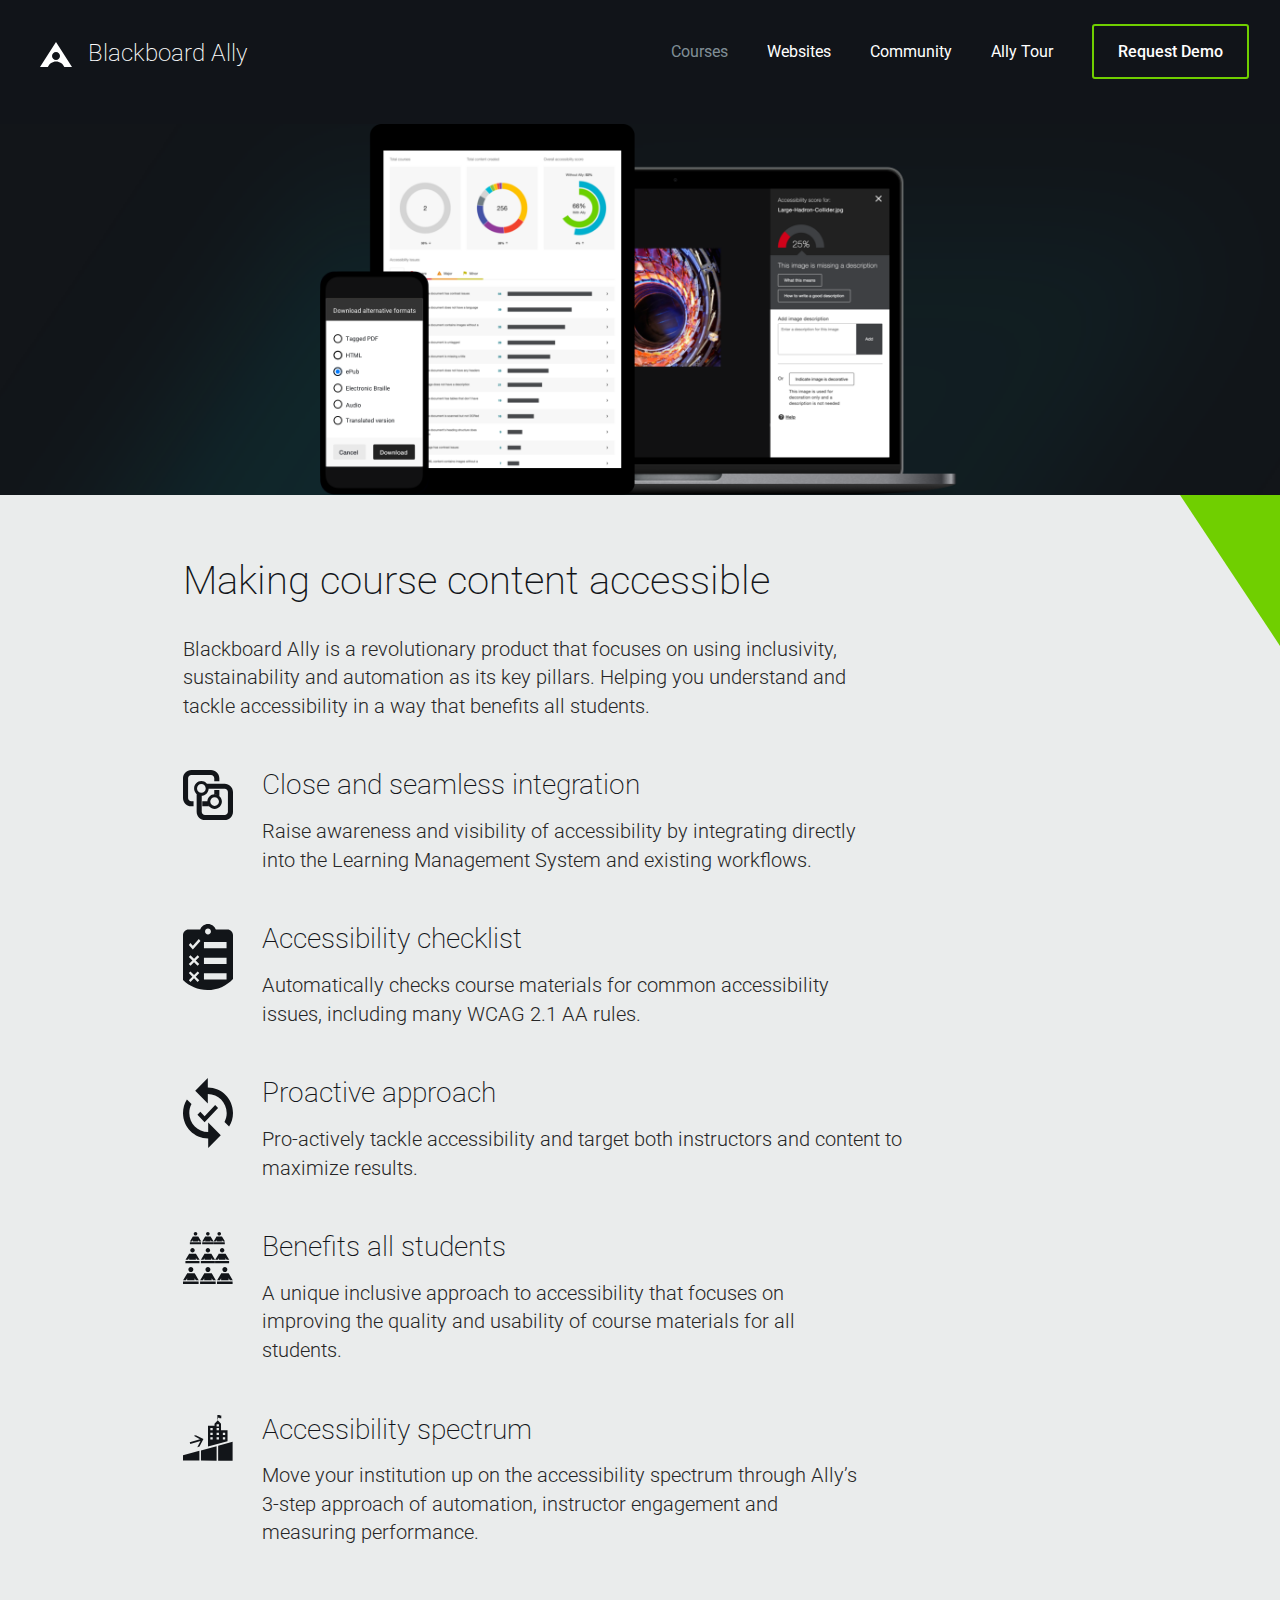
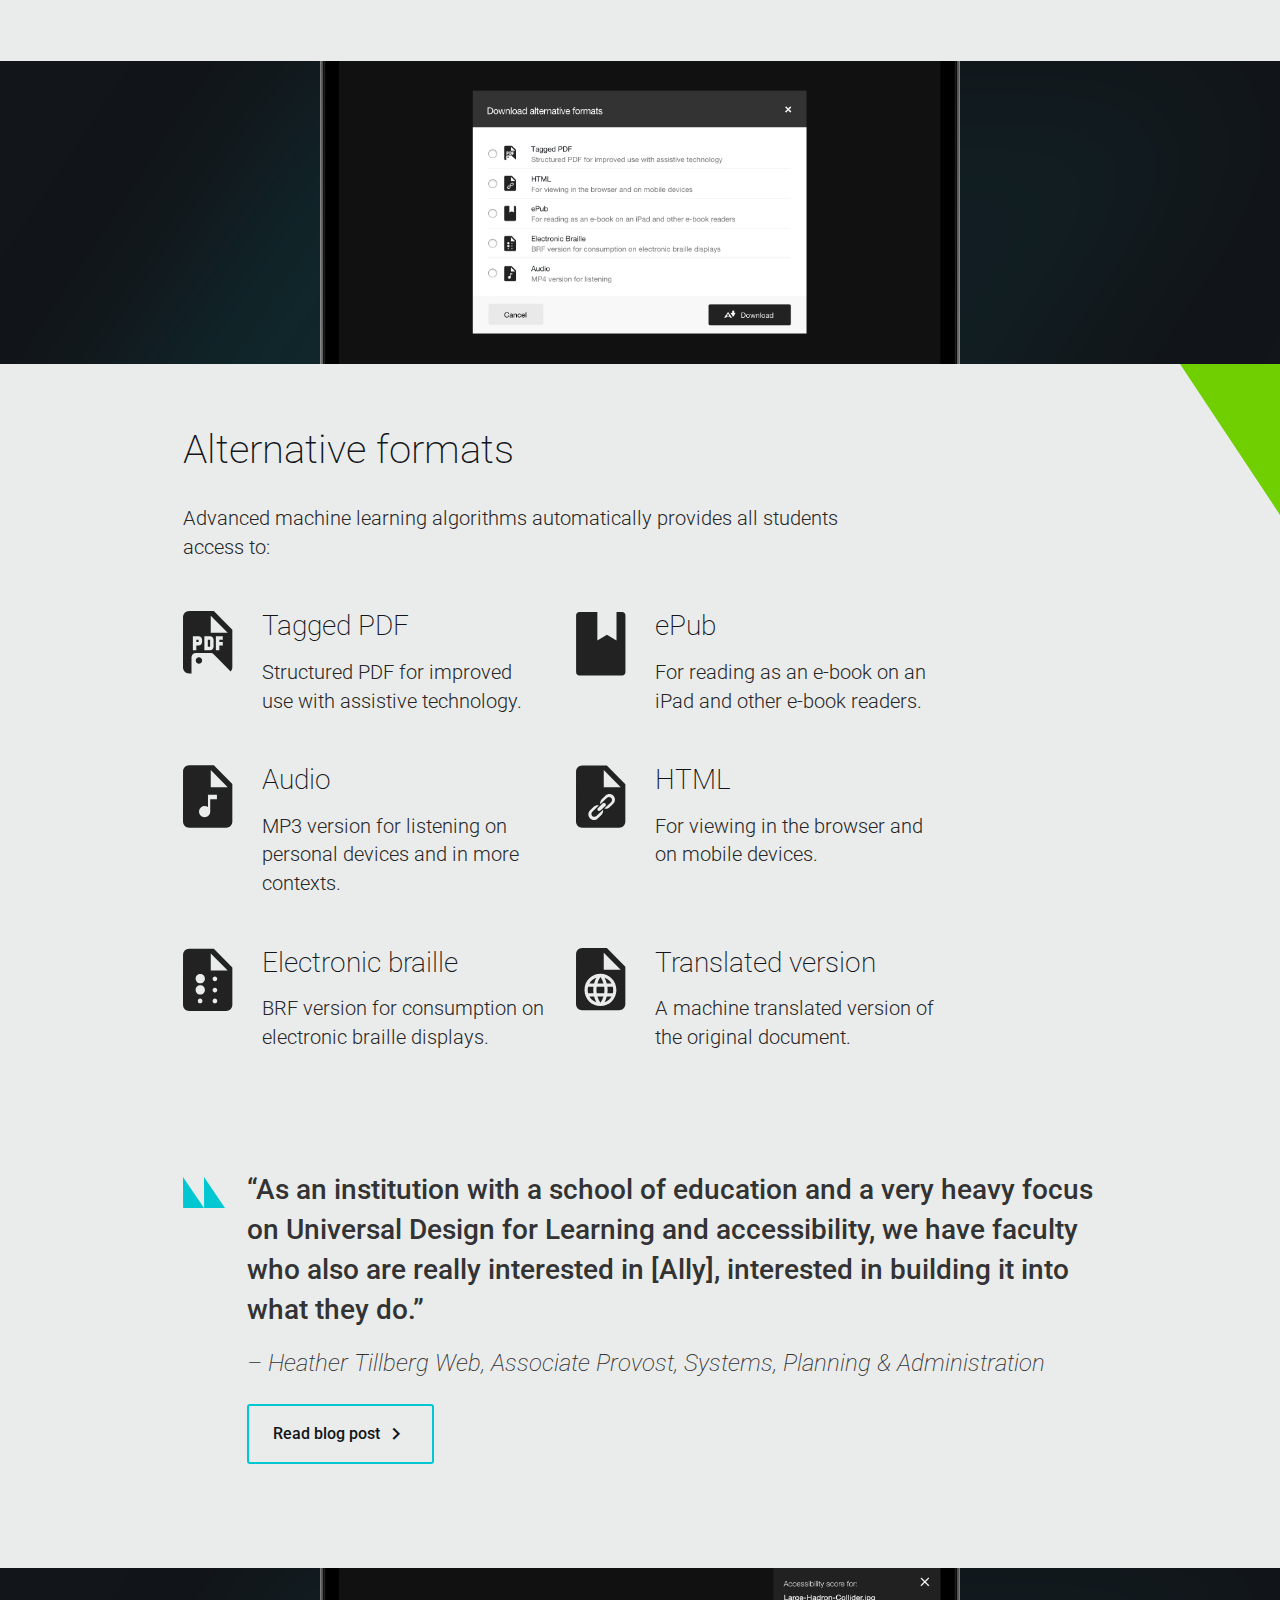
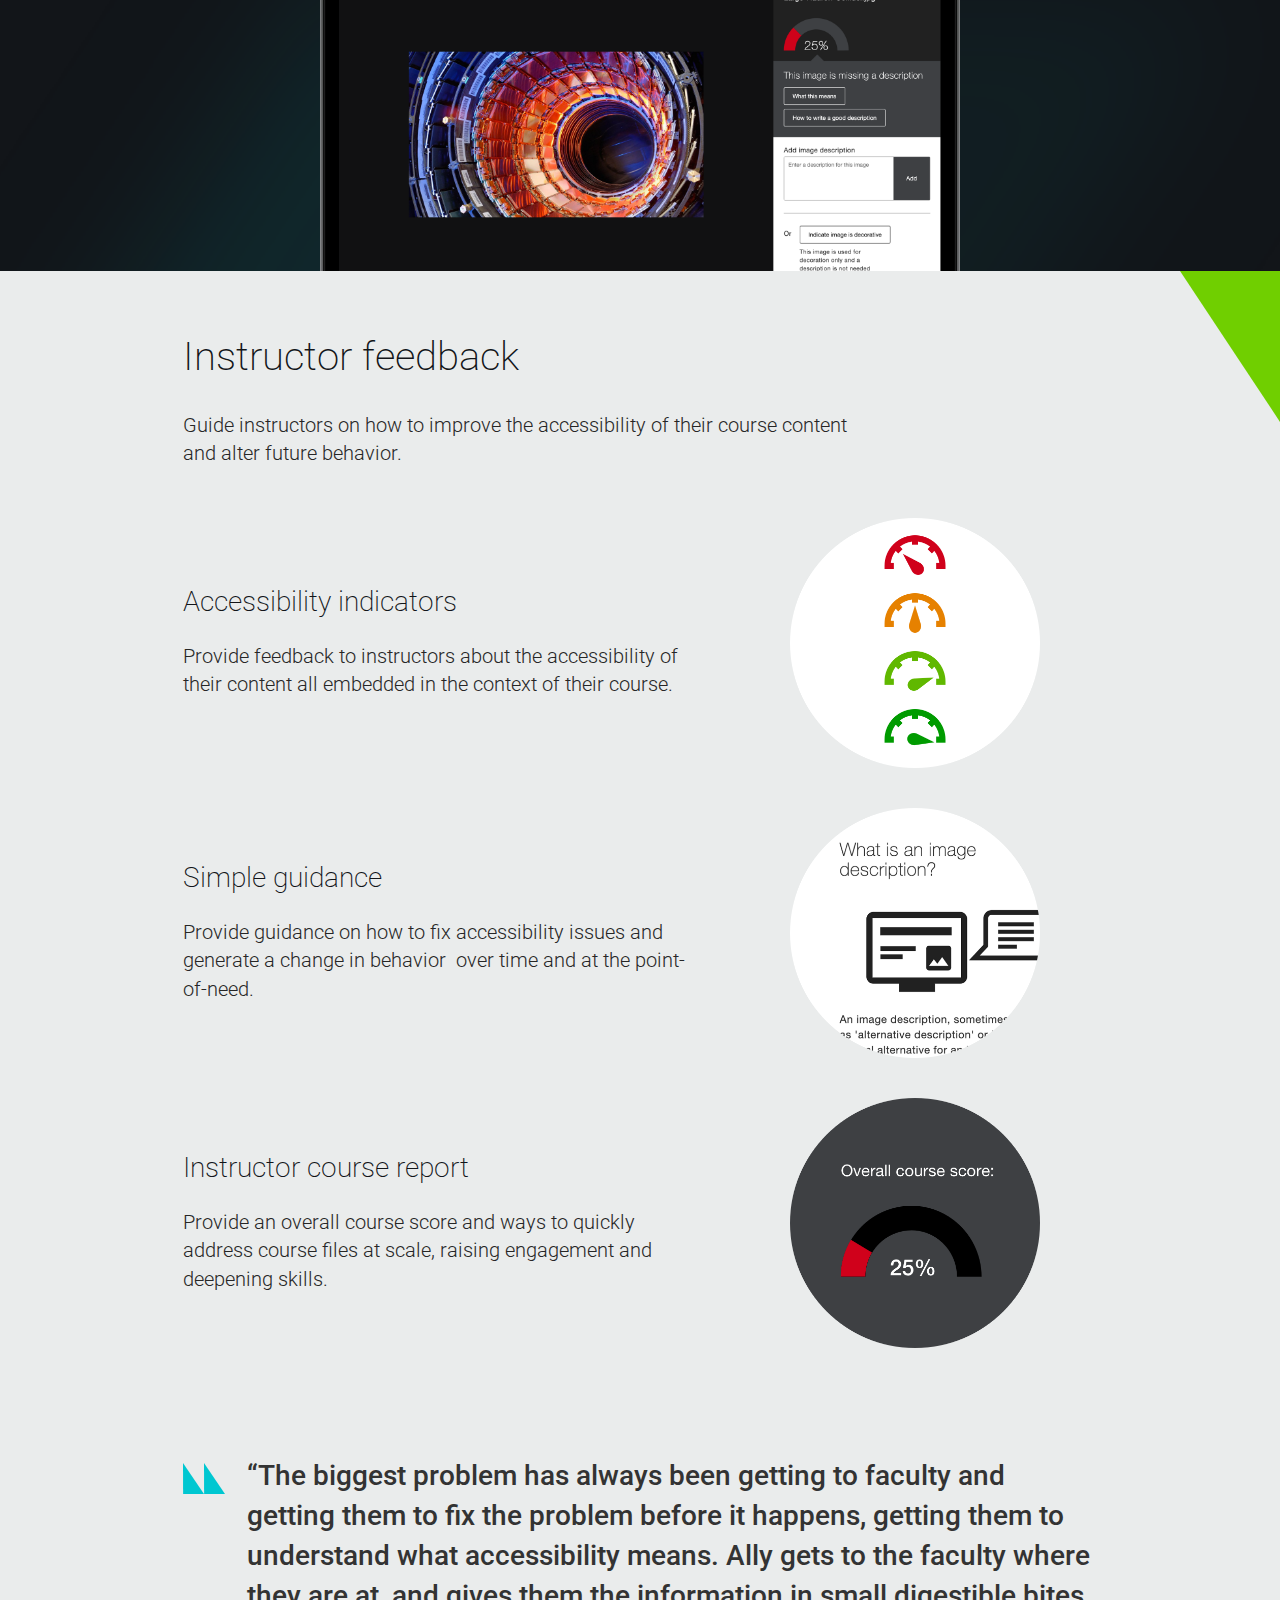
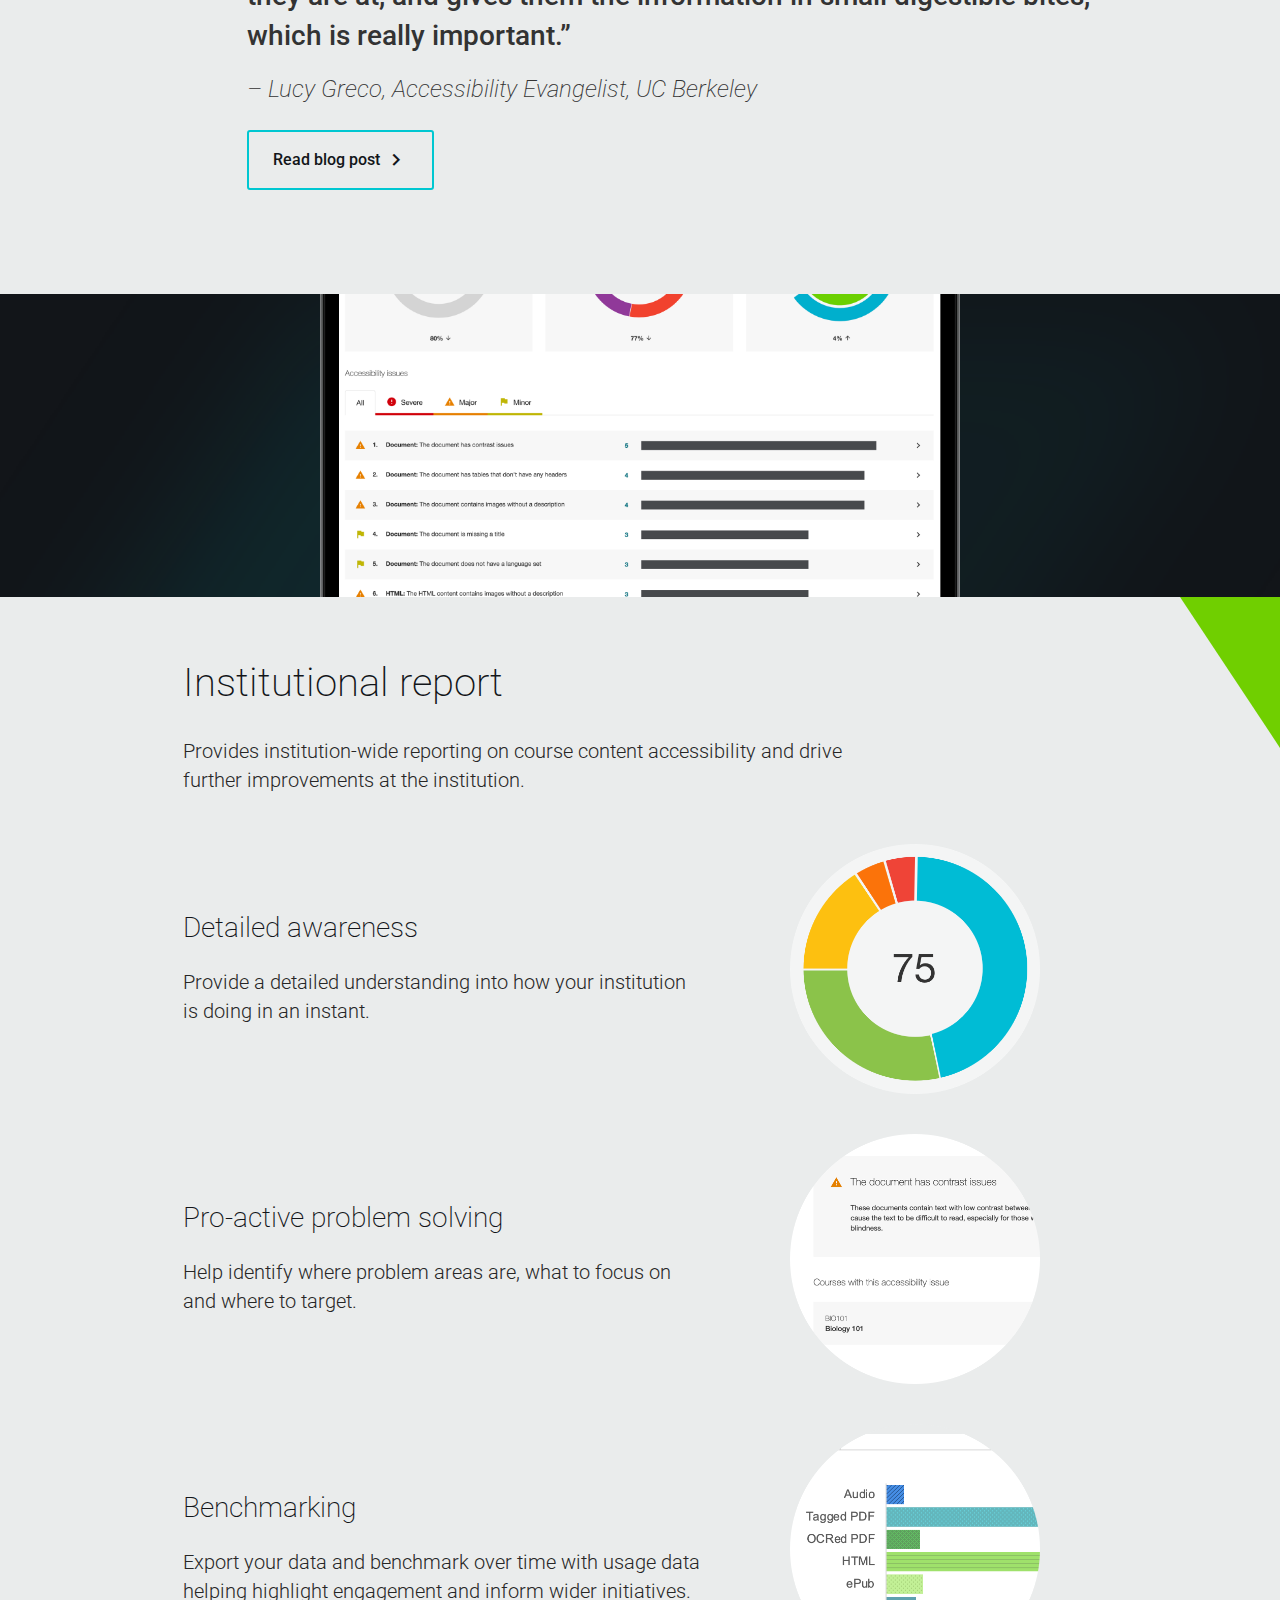
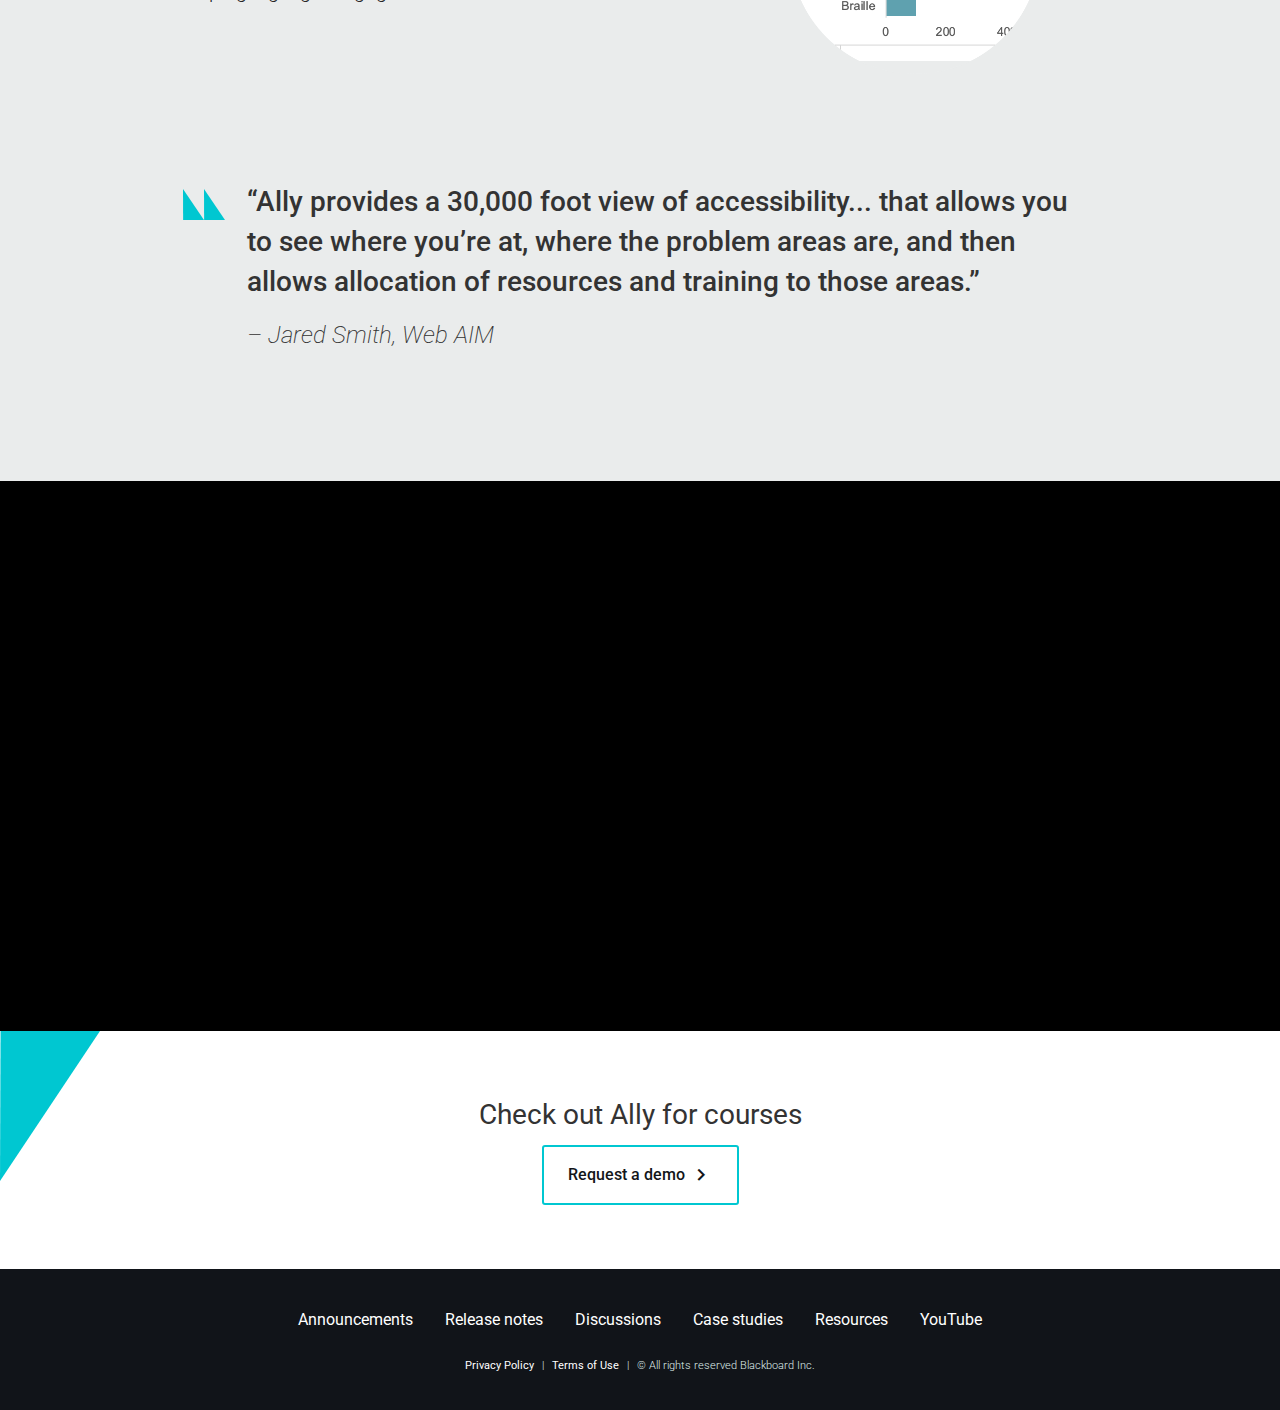
<file: courses.html>
<!DOCTYPE html>
<html lang="en">
    <head>
        <meta charset="utf-8">
        <meta http-equiv="X-UA-Compatible" content="IE=edge">
        <meta name="viewport" content="width=device-width, initial-scale=1">
        <meta name="description" content="Ally seamlessly integrates with the Learning Management System and automatically generates alternative accessible formats, provides instructor feedback and generates an institutional accessibility report.">
        <meta name="author" content="Blackboard Inc.">
        <link rel="icon" href="favicon.ico">

        <title>Blackboard Ally - Accessible content is better content</title>
        <script type="text/javascript" src="https://qa.ally.ac/integration/api/ally.ui.js" data-ally-loader="" data-ally-platform-name="web" data-ally-client-id="576" data-ally-af-style="flag_small"></script>
        <link href="https://fonts.googleapis.com/css?family=Roboto:400,300,500" rel="stylesheet" type="text/css">
        <link href="https://fonts.googleapis.com/icon?family=Material+Icons" rel="stylesheet">
        <link href="https://cdnjs.cloudflare.com/ajax/libs/twitter-bootstrap/3.3.5/css/bootstrap.min.css" rel="stylesheet" type="text/css">
        <link href="assets/css/style.css" rel="stylesheet" type="text/css">
        <link href="assets/css/index.css" rel="stylesheet" type="text/css">

        <!-- Google Tag Manager -->
        <script>(function(w,d,s,l,i){w[l]=w[l]||[];w[l].push({'gtm.start':
        new Date().getTime(),event:'gtm.js'});var f=d.getElementsByTagName(s)[0],
        j=d.createElement(s),dl=l!='dataLayer'?'&l='+l:'';j.async=true;j.src=
        'https://www.googletagmanager.com/gtm.js?id='+i+dl;f.parentNode.insertBefore(j,f);
        })(window,document,'script','dataLayer','GTM-NXVW3QS');</script>
        <!-- End Google Tag Manager -->
    </head>

    <body>
        <!-- Google Tag Manager (noscript) -->
        <noscript><iframe src="https://www.googletagmanager.com/ns.html?id=GTM-NXVW3QS"
        height="0" width="0" style="display:none;visibility:hidden"></iframe></noscript>
        <!-- End Google Tag Manager (noscript) -->

        <section id="top" class="clearfix">
            <!-- NAVIGATION -->
            <nav class="header">
                <div class="col-xs-1 col-sm-4">
                    <h1>
                        <a href="index.html"><img src="assets/img/ally-a.svg" alt="" /><span class="hidden-xs hidden-sm">Blackboard Ally</span></a>
                    </h1>
                </div>
                <div class="col-xs-11 col-sm-8">
                    <ul>
                        <li><a class="active" href="courses.html">Courses</a></li>
                        <li><a href="websites.html">Websites</a></li>
                        <li class="hidden-xs hidden-sm"><a href="https://usergroup.ally.ac" target="_blank">Community</a></li>
                        <li class="hidden-xs hidden-sm"><a href="https://usergroup.ally.ac/s/tour/" target="_blank">Ally Tour</a></li>
                        <li><a class="hidden-xs hidden-sm" id="btn-primary" href="demo.html">Request Demo</a></li>
                    </ul>
                </div>
            </nav>

            <!-- HEADER -->
            <div id="home-hero">
                <div class="hero-image">
                    <figure>
                        <img src="assets/img/courses/courses-hero.png" alt="Various Blackboard Ally interfaces shown on a laptop, tablet and phone" />
                    </figure>
                </div>
            </div>
        </section>

        <!-- ALLY FOR COURSES GENERAL -->
        <div class="triangle-green">
            <section class="courses-features features container">
                <div class="row">
                    <div class="col-xs-12 col-lg-9">
                        <h3>Making course content accessible</h3>
                        <p>Blackboard Ally is a revolutionary product that focuses on using inclusivity, sustainability and automation as its key pillars. Helping you understand and tackle accessibility in a way that benefits all students.</p>
                    </div>
                </div>
                <div class="row align-top">
                    <div class="col-xs-12 col-sm-2 col-md-1">
                        <img class="features-icon courses" src="assets/img/courses/icon-integration.svg" alt=" " />
                    </div>
                    <div class="col-xs-12 col-sm-8 col-md-8">
                        <h4>Close and seamless integration</h4>
                        <p>Raise awareness and visibility of accessibility by integrating directly into the Learning Management System and existing workflows.</p>
                    </div>
                </div>
                <div class="row align-top">
                    <div class="col-xs-12 col-sm-2 col-md-1">
                        <img class="features-icon courses" src="assets/img/courses/icon-checklist.svg" alt=" " />
                    </div>
                    <div class="col-xs-12 col-sm-8 col-md-8">
                        <h4>Accessibility checklist</h4>
                        <p>Automatically checks course materials for common accessibility issues, including many WCAG 2.1 AA rules.</p>
                    </div>
                </div>
                <div class="row align-top">
                    <div class="col-xs-12 col-sm-2 col-md-1">
                        <img class="features-icon courses" src="assets/img/courses/icon-proactive.svg" alt=" " />
                    </div>
                    <div class="col-xs-12 col-sm-8 col-md-9">
                        <h4>Proactive approach</h4>
                        <p>Pro-actively tackle accessibility and target both instructors and content to maximize results.</p>
                    </div>
                </div>
                <div class="row align-top">
                    <div class="col-xs-12 col-sm-2 col-md-1">
                        <img class="features-icon courses" src="assets/img/courses/icon-all-students.svg" alt=" " />
                    </div>
                    <div class="col-xs-12 col-sm-8 col-md-8">
                        <h4>Benefits all students</h4>
                        <p>A unique inclusive approach to accessibility that focuses on improving the quality and usability of course materials for all students.</p>
                    </div>
                </div>
                <div class="row align-top">
                    <div class="col-xs-12 col-sm-2 col-md-1">
                        <img class="features-icon courses" src="assets/img/courses/icon-ax-spectrum.svg" alt=" " />
                    </div>
                    <div class="col-xs-12 col-sm-8 col-md-8">
                        <h4>Accessibility spectrum</h4>
                        <p>Move your institution up on the accessibility spectrum through Ally’s 3-step approach of automation, instructor engagement and measuring performance.</p>
                    </div>
                </div>
            </section>
        </div>

        <!-- ALLY ALTERNATIVE FORMATS HERO – GENERAL -->
        <div id="courses-alternative-formats-general" class="hero courses-hero">
            <div class="hero-image">
                <figure>
                    <img src="assets/img/courses/courses-hero-af.png" alt="Blackboard Ally alternative formats interface showing various download options for content" />
                </figure>
            </div>
        </div>
        <!-- ALLY ALTERNATIVE FORMATS CONTENT - GENERAL -->
        <div class="triangle-green">
            <section class="courses-features features container">
                <div class="row">
                    <div class="col-xs-12 col-lg-9">
                        <h3>Alternative formats</h3>
                        <p>Advanced machine learning algorithms automatically  provides all students access to:</p>
                    </div>
                </div>
                <div class="row align-top">
                    <div class="col-xs-12 col-sm-2 col-md-1">
                        <img class="features-icon" src="assets/img/courses/icon-file-tagged-pdf.svg" alt=" " />
                    </div>
                    <div class="col-xs-12 col-sm-4">
                        <h4>Tagged PDF</h4>
                        <p>Structured PDF for improved use with assistive technology.</p>
                    </div>
                    <div class="col-xs-12 col-sm-2 col-md-1">
                        <img class="features-icon" src="assets/img/courses/icon-file-epub.svg" alt=" " />
                    </div>
                    <div class="col-xs-12 col-sm-4">
                        <h4>ePub</h4>
                        <p>For reading as an e-book on an iPad and other e-book readers.</p>
                    </div>
                </div>
                <div class="row align-top">
                    <div class="col-xs-12 col-sm-2 col-md-1">
                        <img class="features-icon" src="assets/img/courses/icon-file-audio.svg" alt=" " />
                    </div>
                    <div class="col-xs-12 col-sm-4">
                        <h4>Audio</h4>
                        <p>MP3 version for listening on personal devices and in more contexts.</p>
                    </div>
                    <div class="col-xs-12 col-sm-2 col-md-1">
                        <img class="features-icon" src="assets/img/courses/icon-file-html.svg" alt=" " />
                    </div>
                    <div class="col-xs-12 col-sm-4">
                        <h4>HTML</h4>
                        <p>For viewing in the browser and on mobile devices.</p>
                    </div>
                </div>
                <div class="row align-top">
                    <div class="col-xs-12 col-sm-2 col-md-1">
                        <img class="features-icon" src="assets/img/courses/icon-file-braille.svg" alt=" " />
                    </div>
                    <div class="col-xs-12 col-sm-4">
                        <h4>Electronic braille</h4>
                        <p>BRF version for consumption on electronic braille displays.</p>
                    </div>
                    <div class="col-xs-12 col-sm-2 col-md-1">
                        <img class="features-icon" src="assets/img/courses/icon-file-translated.svg" alt=" " />
                    </div>
                    <div class="col-xs-12 col-sm-4">
                        <h4>Translated version</h4>
                        <p>A machine translated version of the original document.</p>
                    </div>
                </div>
                <div class="row">
                    <div class="col-xs-12">
                        <blockquote>
                            <q>As an institution with a school of education and a very heavy focus on Universal Design for Learning and accessibility, we have faculty who also are really interested in [Ally], interested in building it into what they do.</q>
                            <cite>– Heather Tillberg Web, Associate Provost, Systems, Planning & Administration</cite>
                            <a href="https://usergroup.ally.ac/s/tour/blog/view?id=57" target="_blank" class="btn-secondary" title="Lesley University">Read blog post <i class="material-icons">keyboard_arrow_right</i></a>
                        </blockquote>
                    </div>
                </div>
            </section>
        </div>

         <!-- ALLY INSTRUCTOR FEEDBACK HERO – GENERAL -->
        <div id="courses-instructor-feedback-general" class="hero courses-hero">
            <div class="hero-image">
                <figure>
                    <img src="assets/img/courses/courses-hero-if.png" alt="Blackboard Ally interface for instructors highlighting content preview and feedback for improving content accessibility" />
                </figure>
            </div>
        </div>
        <!-- ALLY INSTRUCTOR FEEDBACK CONTENT - GENERAL -->
        <div class="triangle-green">
            <section class="features container">
                <div class="row">
                    <div class="col-xs-12 col-lg-9">
                        <h3>Instructor feedback</h3>
                        <p>Guide instructors on how to improve the accessibility of their course content and alter future behavior.</p>
                    </div>
                </div>
                <div class="row">
                    <div class="col-xs-12 col-sm-7">
                        <h4>Accessibility indicators</h4>
                        <p>Provide feedback to instructors about the accessibility of their content all embedded in the context of their course.</p>
                    </div>
                    <div class="col-xs-12 col-sm-5">
                        <figure>
                            <img src="assets/img/courses/courses-feature-if-indicators.png" alt=" " />
                        </figure>
                    </div>
                </div>
                <div class="row">
                    <div class="col-xs-12 col-sm-7">
                        <h4>Simple guidance</h4>
                        <p>Provide guidance on how to fix accessibility issues and generate a change in behavior  over time and at the point-of-need.</p>
                    </div>
                    <div class="col-xs-12 col-sm-5">
                        <figure>
                            <img src="assets/img/courses/courses-feature-if-guidance.png" alt=" " />
                        </figure>
                    </div>
                </div>
                <div class="row">
                    <div class="col-xs-12 col-sm-7">
                        <h4>Instructor course report</h4>
                        <p>Provide an overall course score and ways to quickly address course files at scale, raising engagement and deepening skills.</p>
                    </div>
                    <div class="col-xs-12 col-sm-5">
                        <figure>
                            <img src="assets/img/courses/courses-feature-if-course-report.png" alt=" " />
                        </figure>
                    </div>
                </div>
                <div class="row">
                    <div class="col-xs-12">
                        <blockquote>
                            <q>The biggest problem has always been getting to faculty and getting them to fix the problem before it happens, getting them to understand what accessibility means. Ally gets to the faculty where they are at, and gives them the information in small digestible bites, which is really important.</q>
                            <cite>– Lucy Greco, Accessibility Evangelist, UC Berkeley </cite>
                            <a href="https://usergroup.ally.ac/s/tour/blog/view?id=59" target="_blank" class="btn-secondary" title="Equity and Access over Three Generations – UC Berkeley takes on Digital Accessibility">Read blog post <i class="material-icons">keyboard_arrow_right</i></a>
                        </blockquote>
                    </div>
                </div>
            </section>
        </div>

        <!-- ALLY INSTITUTIONAL REPORT HERO – GENERAL -->
        <div id="courses-institutional-report-general" class="hero courses-hero">
            <div class="hero-image">
                <figure>
                    <img src="assets/img/courses/courses-hero-ir.png" alt=" " />
                </figure>
            </div>
        </div>
        <!-- ALLY INSTITUTIONAL REPORT CONTENT - GENERAL -->
        <div class="triangle-green">
            <section class="features container">
                <div class="row">
                    <div class="col-xs-12 col-lg-9">
                        <h3>Institutional report</h3>
                        <p>Provides institution-wide reporting on course content accessibility and drive further improvements at the institution.</p>
                    </div>
                </div>
                <div class="row">
                    <div class="col-xs-12 col-sm-7">
                        <h4>Detailed awareness</h4>
                        <p>Provide a detailed understanding into how your institution is doing in an instant.</p>
                    </div>
                    <div class="col-xs-12 col-sm-5">
                        <figure>
                            <img src="assets/img/courses/courses-feature-ir-detail.png" alt=" " />
                        </figure>
                    </div>
                </div>
                <div class="row">
                    <div class="col-xs-12 col-sm-7">
                        <h4>Pro-active problem solving</h4>
                        <p>Help identify where problem areas are, what to focus on and where to target.</p>
                    </div>
                    <div class="col-xs-12 col-sm-5">
                        <figure>
                            <img src="assets/img/courses/courses-feature-ir-proactive.png" alt=" " />
                        </figure>
                    </div>
                </div>
                <div class="row">
                    <div class="col-xs-12 col-sm-7">
                        <h4>Benchmarking</h4>
                        <p>Export your data and benchmark over time with usage data helping highlight engagement and inform wider initiatives.</p>
                    </div>
                    <div class="col-xs-12 col-sm-5">
                        <figure>
                            <img src="assets/img/courses/courses-feature-ir-benchmarking.png" alt=" " />
                        </figure>
                    </div>
                </div>
                <div class="row">
                    <div class="col-xs-12">
                        <blockquote>
                            <q>Ally provides a 30,000 foot view of accessibility... that allows you to see where you’re at, where the problem areas are, and then allows allocation of resources and training to those areas.</q>
                            <cite>– Jared Smith, Web AIM</cite>
                        </blockquote>
                    </div>
                </div>
            </section>
        </div>

        <!-- VIDEO -->
         <div class="embed-container">
            <iframe
                src="https://www.youtube-nocookie.com/embed/heHA9xdXKRk?&amp;theme=dark&amp;color=white&amp;autohide=2&amp;cc_load_policy=1&amp;modestbranding=1&amp;showinfo=0&amp;rel=0"
                frameborder="0">
            </iframe>
        </div>

        <!-- CTA -->
        <div class="triangle-blue call-to-action container-fluid">
            <div class="row">
                <div class="col-xs-12">
                    <p>Check out Ally for courses</p>
                    <a href="demo.html" class="btn-secondary">Request a demo <i class="material-icons">keyboard_arrow_right</i></a>
                </div>
            </div>
        </div>

        <!-- FOOTER -->
        <footer class="container-fluid">
            <div class="row">
                <div class="col-xs-12">
                    <ul>
                        <!-- <li><a href="index.html"><img src="/assets/img/ally-a.svg" alt="Blackboard Ally" /></a></li> -->
                        <li><a href="https://usergroup.ally.ac/s/announcements/" target="_blank" title="Blackboard Ally Announcements">Announcements</a></li>
                        <li><a href="https://usergroup.ally.ac/s/releases/" target="_blank" title="Blackboard Ally Release notes">Release notes</a></li>
                        <li><a href="https://usergroup.ally.ac/s/discussion/" target="_blank" title="Blackboard Ally Discussions">Discussions</a></li>
                        <li><a href="https://usergroup.ally.ac/s/case-studies/" target="_blank" title="Blackboard Ally Case studies">Case studies</a></li>
                        <li><a href="https://usergroup.ally.ac/s/resources/" target="_blank" title="Blackboard Ally Resources">Resources</a></li>
                        <li><a href="https://www.youtube.com/channel/UCWXzwKChiyWOXMTN9qQFSnQ" target="_blank" title="Blackboard Ally on YouTube">YouTube</a></li>
                    </ul>
                </div>
                <div class="col-xs-12">
                    <div id="footer-copyright-container">
                        <a href="https://help.blackboard.com/Privacy_Statement" target="_blank">Privacy Policy</a>
                        <span class="footer-copyright-divider">|</span>
                        <a href="https://help.blackboard.com/Terms_of_Use" target="_blank">Terms of Use</a>
                        <span class="footer-copyright-divider">|</span>
                        &copy; All rights reserved Blackboard Inc. <span id="footer-year"></span>
                    </div>
                </div>
            </div>
        </footer>

        <script type="text/javascript" src="https://ajax.googleapis.com/ajax/libs/jquery/3.3.1/jquery.min.js"></script>
        <script type="text/javascript" src="assets/js/ally.js"></script>
        <script>
          (function(i,s,o,g,r,a,m){i['GoogleAnalyticsObject']=r;i[r]=i[r]||function(){
          (i[r].q=i[r].q||[]).push(arguments)},i[r].l=1*new Date();a=s.createElement(o),
          m=s.getElementsByTagName(o)[0];a.async=1;a.src=g;m.parentNode.insertBefore(a,m)
          })(window,document,'script','//www.google-analytics.com/analytics.js','ga');

          ga('create', 'UA-74642053-1', 'auto');
          ga('send', 'pageview');
        </script>
        <script type="text/javascript">
          var _dcq = _dcq || [];
          var _dcs = _dcs || {};
          _dcs.account = '9041875';

          (function() {
            var dc = document.createElement('script');
            dc.type = 'text/javascript'; dc.async = true;
            dc.src = '//tag.getdrip.com/9041875.js';
            var s = document.getElementsByTagName('script')[0];
            s.parentNode.insertBefore(dc, s);
          })();
        </script>
    </body>
</html>
</file>
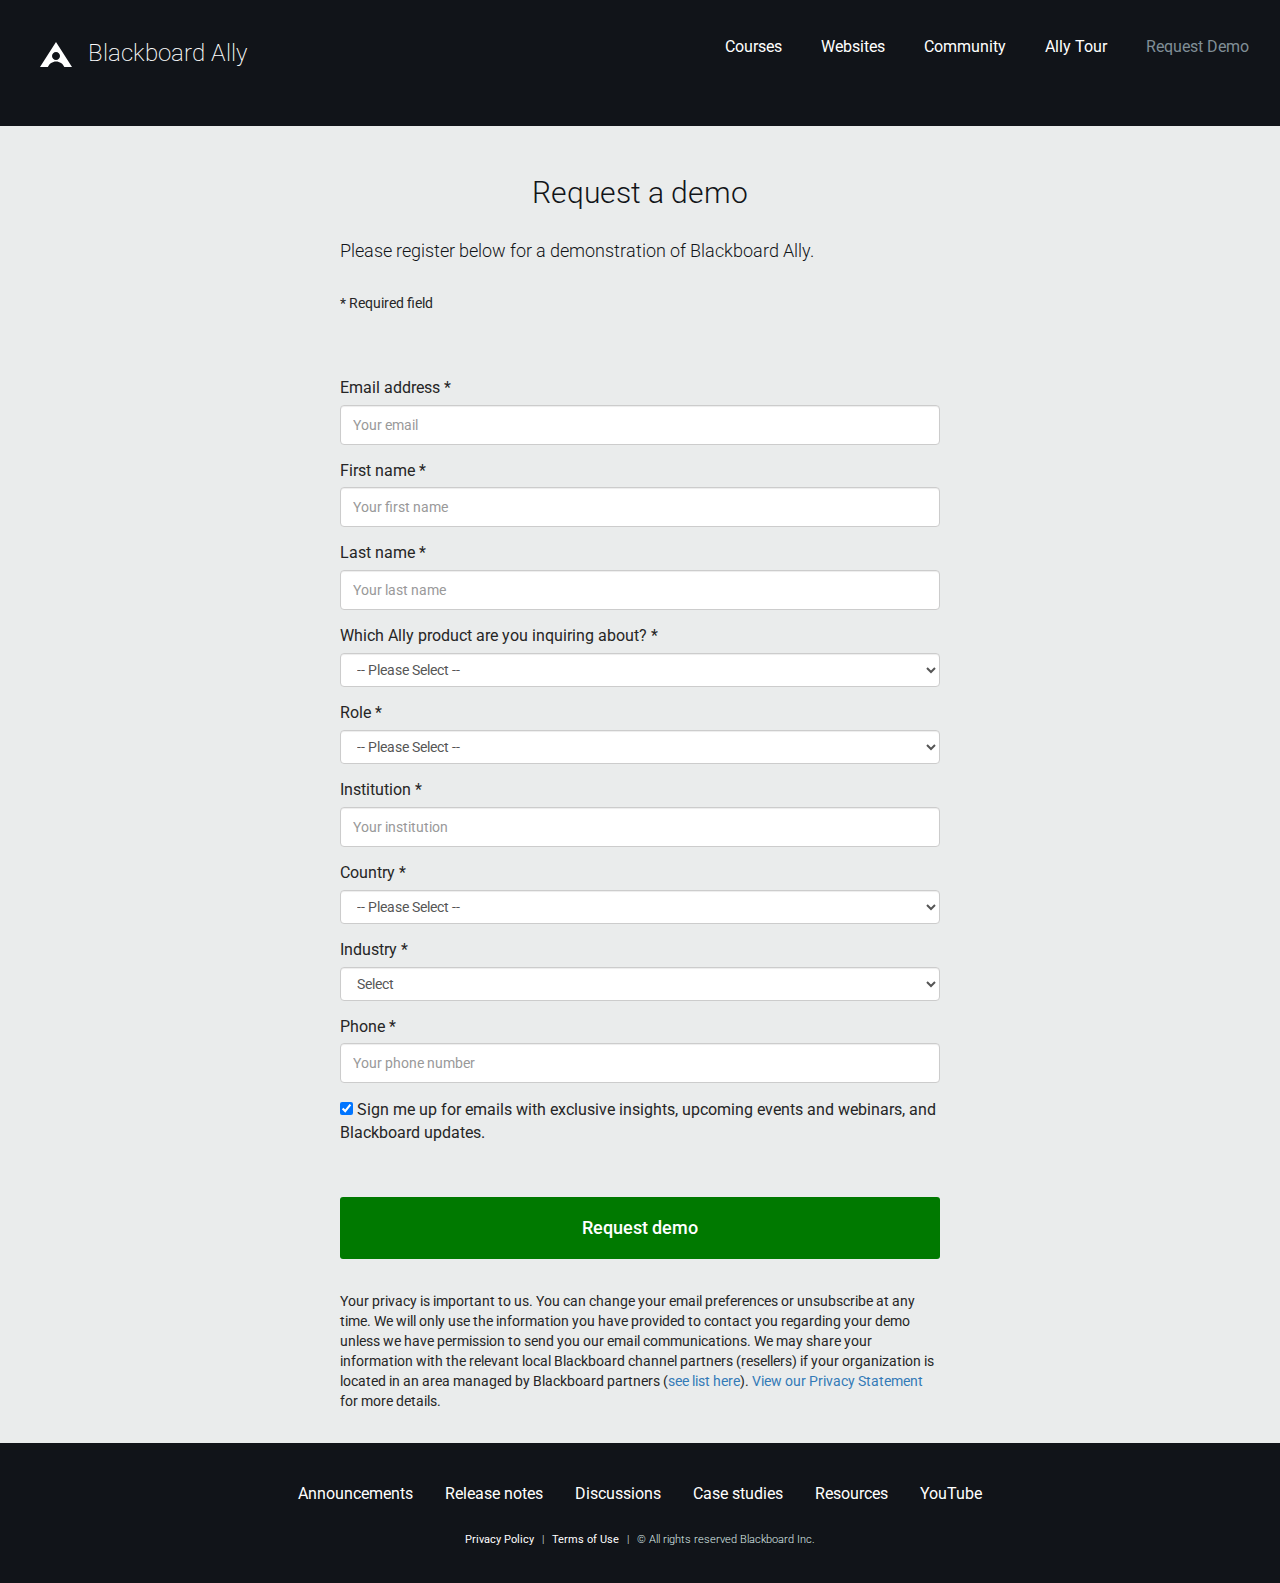
<file: demo.html>
<!DOCTYPE html>
<html lang="en">
    <head>
        <meta charset="utf-8">
        <meta http-equiv="X-UA-Compatible" content="IE=edge">
        <meta name="viewport" content="width=device-width, initial-scale=1">
        <meta name="description" content="Request a Blackboard Ally demo">
        <meta name="author" content="Blackboard Inc.">
        <link rel="icon" href="favicon.ico">

        <title>Blackboard Ally - Request a demo</title>
        <script type="text/javascript" src="https://qa.ally.ac/integration/api/ally.ui.js" data-ally-loader="" data-ally-platform-name="web" data-ally-client-id="576" data-ally-af-style="flag_small"></script>
        <link href="https://fonts.googleapis.com/css?family=Roboto:400,300,500" rel="stylesheet" type="text/css">
        <link href="https://fonts.googleapis.com/icon?family=Material+Icons" rel="stylesheet">
        <link href="https://cdnjs.cloudflare.com/ajax/libs/twitter-bootstrap/3.3.5/css/bootstrap.min.css" rel="stylesheet" type="text/css">
        <link href="assets/css/style.css" rel="stylesheet" type="text/css">
        <link href="assets/css/demo.css" rel="stylesheet" type="text/css">

        <script src="https://www.google.com/recaptcha/api.js" async defer></script>
        <!-- Google Tag Manager -->
        <script>(function(w,d,s,l,i){w[l]=w[l]||[];w[l].push({'gtm.start':
        new Date().getTime(),event:'gtm.js'});var f=d.getElementsByTagName(s)[0],
        j=d.createElement(s),dl=l!='dataLayer'?'&l='+l:'';j.async=true;j.src=
        'https://www.googletagmanager.com/gtm.js?id='+i+dl;f.parentNode.insertBefore(j,f);
        })(window,document,'script','dataLayer','GTM-NXVW3QS');</script>
        <!-- End Google Tag Manager -->
    </head>

    <body>
        <!-- Google Tag Manager (noscript) -->
        <noscript><iframe src="https://www.googletagmanager.com/ns.html?id=GTM-NXVW3QS"
        height="0" width="0" style="display:none;visibility:hidden"></iframe></noscript>
        <!-- End Google Tag Manager (noscript) -->

        <section id="top" class="clearfix">
            <!-- NAVIGATION -->
            <nav class="clearfix">
                <div class="hidden-xs col-sm-4">
                    <h1>
                        <a href="index.html"><img src="assets/img/ally-a.svg" alt="" /><span class="hidden-sm">Blackboard Ally</span></a>
                    </h1>
                </div>
                <div class="col-xs-12 col-sm-8">
                    <ul>
                        <li><a href="courses.html">Courses</a></li>
                        <li><a href="websites.html">Websites</a></li>
                        <li><a href="https://usergroup.ally.ac" target="_blank">Community</a></li>
                        <li><a href="https://usergroup.ally.ac/s/tour/" target="_blank">Ally Tour</a></li>
                        <li><a class="active" href="demo.html">Request Demo</a></li>
                    </ul>
                </div>
            </nav>
        </section>

        <div id="demo" class="clearfix">
            <h2>Request a demo</h2>
            <form id="demo-form" method="get" action="demo.html#" name="AllyMicrosite">
                <h3>Please register below for a demonstration of Blackboard Ally.</h3>
                <p>* Required field</p>
                <div class="form-group">
                    <label for="form-email">Email address *</label>
                    <input type="email" class="form-control" id="form-email" name="emailAddress" placeholder="Your email">
                </div>
                <div class="form-group">
                    <label for="form-first-name">First name *</label>
                    <input type="text" class="form-control" id="form-first-name" name="firstName" placeholder="Your first name">
                </div>
                <div class="form-group">
                    <label for="form-last-name">Last name *</label>
                    <input type="text" class="form-control" id="form-last-name" name="lastName" placeholder="Your last name">
                </div>
                <div class="form-group">
                    <label for="form-demoInterest">Which Ally product are you inquiring about? *</label>
                    <select class="form-control" id="form-demoInterest" name="demoInterest">
                        <option value="" selected="selected">-- Please Select --</option>
                        <option value="Ally for courses">Ally for courses/LMS</option>
                        <option value="Ally for websites">Ally for websites</option>
                        <option value="Both Ally products">Both</option>
                    </select>
                </div>
                <div class="form-group">
                    <label for="form-role">Role *</label>
                    <select class="form-control" id="form-role" name="primaryRole">
                        <option value="" selected="selected">-- Please Select --</option>
                        <option value="Executive (President, Chancellor, Provost, CEO, CIO, CAO, CTO, COO)">Executive (President, Chancellor, Provost, CEO, CIO, CAO, CTO, COO)</option>
                        <option value="Vice President/Vice Provost/Vice Chancellor/Executive Vice President">Vice President/Vice Provost/Vice Chancellor/Executive Vice President</option>
                        <option value="Associate Vice President/Associate Provost">Associate Vice President/Associate Provost</option>
                        <option value="Dean">Dean</option>
                        <option value="Director">Director</option>
                        <option value="Associate Director">Associate Director</option>
                        <option value="Manager">Manager</option>
                        <option value="Professor/Instructor">Professor/Instructor</option>
                        <option value="Consultant">Consultant</option>
                        <option value="Administrator/Assistant/Coordinator">Administrator/Assistant/Coordinator</option>
                        <option value="Technician/Specialist">Technician/Specialist</option>
                        <option value="Student">Student</option>
                    </select>
                </div>
                <div class="form-group">
                    <label for="form-institution">Institution *</label>
                    <input type="text" class="form-control" id="form-institution" name="company" placeholder="Your institution">
                </div>
                <div class="form-group">
                    <label for="form-country">Country *</label>
                    <select class="form-control" id="form-country" name="country">
                        <option value="" selected="selected">-- Please Select --</option>
                        <option value="United Kingdom">United Kingdom</option>
                        <option value="Afghanistan">Afghanistan</option>
                        <option value="Albania">Albania</option>
                        <option value="Algeria">Algeria</option>
                        <option value="American Samoa">American Samoa</option>
                        <option value="Andorra">Andorra</option>
                        <option value="Angola">Angola</option>
                        <option value="Anguilla">Anguilla</option>
                        <option value="Antarctica">Antarctica</option>
                        <option value="Antigua and Barbuda">Antigua and Barbuda</option>
                        <option value="Argentina">Argentina</option>
                        <option value="Armenia">Armenia</option>
                        <option value="Aruba">Aruba</option>
                        <option value="Australia">Australia</option>
                        <option value="Austria">Austria</option>
                        <option value="Azerbaijan">Azerbaijan</option>
                        <option value="Bahrain">Bahrain</option>
                        <option value="Bangladesh">Bangladesh</option>
                        <option value="Barbados">Barbados</option>
                        <option value="Belarus">Belarus</option>
                        <option value="Belgium">Belgium</option>
                        <option value="Belize">Belize</option>
                        <option value="Benin">Benin</option>
                        <option value="Bermuda">Bermuda</option>
                        <option value="Bhutan">Bhutan</option>
                        <option value="Bolivia">Bolivia</option>
                        <option value="Bonaire">Bonaire</option>
                        <option value="Bosnia & Herzegovina">Bosnia &amp; Herzegovina</option>
                        <option value="Botswana">Botswana</option>
                        <option value="Bouvet Island">Bouvet Island</option>
                        <option value="Brazil">Brazil</option>
                        <option value="British Indian Ocean Territory">British Indian Ocean Territory</option>
                        <option value="Brunei Darussalam">Brunei Darussalam</option>
                        <option value="Bulgaria">Bulgaria</option>
                        <option value="Burkina Faso">Burkina Faso</option>
                        <option value="Burundi">Burundi</option>
                        <option value="Cambodia">Cambodia</option>
                        <option value="Cameroon">Cameroon</option>
                        <option value="Canada">Canada</option>
                        <option value="Cape Verde">Cape Verde</option>
                        <option value="Cayman Islands">Cayman Islands</option>
                        <option value="Central African Republic">Central African Republic</option>
                        <option value="Chad">Chad</option>
                        <option value="Chile">Chile</option>
                        <option value="China">China</option>
                        <option value="Christmas Island">Christmas Island</option>
                        <option value="Cocos (Keeling) Islands">Cocos (Keeling) Islands</option>
                        <option value="Colombia">Colombia</option>
                        <option value="Comoros">Comoros</option>
                        <option value="Congo">Congo</option>
                        <option value="Congo, The Democratic Republic">Congo, The Democratic Republic</option>
                        <option value="Cook Islands">Cook Islands</option>
                        <option value="Costa Rica">Costa Rica</option>
                        <option value="Cote D'Ivoire">Cote D'Ivoire</option>
                        <option value="Croatia">Croatia</option>
                        <option value="Cuba">Cuba</option>
                        <option value="Curacao">Curacao</option>
                        <option value="Cyprus">Cyprus</option>
                        <option value="Czech Republic">Czech Republic</option>
                        <option value="Denmark">Denmark</option>
                        <option value="Djibouti">Djibouti</option>
                        <option value="Dominica">Dominica</option>
                        <option value="Dominican Republic">Dominican Republic</option>
                        <option value="East Timor">East Timor</option>
                        <option value="Ecuador">Ecuador</option>
                        <option value="Egypt">Egypt</option>
                        <option value="El Salvador">El Salvador</option>
                        <option value="Equatorial Guinea">Equatorial Guinea</option>
                        <option value="Eritrea">Eritrea</option>
                        <option value="Estonia">Estonia</option>
                        <option value="Ethiopia">Ethiopia</option>
                        <option value="Falkland Islands (Malvinas)">Falkland Islands (Malvinas)</option>
                        <option value="Faroe Islands">Faroe Islands</option>
                        <option value="Fiji">Fiji</option>
                        <option value="Finland">Finland</option>
                        <option value="Fmr Yugoslav Rep of Macedonia">Fmr Yugoslav Rep of Macedonia</option>
                        <option value="France">France</option>
                        <option value="French Guiana">French Guiana</option>
                        <option value="French Polynesia">French Polynesia</option>
                        <option value="French Southern Territories">French Southern Territories</option>
                        <option value="Gabon">Gabon</option>
                        <option value="Gambia">Gambia</option>
                        <option value="Georgia">Georgia</option>
                        <option value="Germany">Germany</option>
                        <option value="Ghana">Ghana</option>
                        <option value="Gibraltar">Gibraltar</option>
                        <option value="Greece">Greece</option>
                        <option value="Greenland">Greenland</option>
                        <option value="Grenada">Grenada</option>
                        <option value="Guadeloupe">Guadeloupe</option>
                        <option value="Guatemala">Guatemala</option>
                        <option value="Guinea">Guinea</option>
                        <option value="Guinea-Bissau">Guinea-Bissau</option>
                        <option value="Guyana">Guyana</option>
                        <option value="Haiti">Haiti</option>
                        <option value="Heard and McDonald Islands">Heard and McDonald Islands</option>
                        <option value="Holy See (Vatican City State)">Holy See (Vatican City State)</option>
                        <option value="Honduras">Honduras</option>
                        <option value="Hong Kong">Hong Kong</option>
                        <option value="Hungary">Hungary</option>
                        <option value="Iceland">Iceland</option>
                        <option value="India">India</option>
                        <option value="Indonesia">Indonesia</option>
                        <option value="Iran (Islamic Republic Of)">Iran (Islamic Republic Of)</option>
                        <option value="Iraq">Iraq</option>
                        <option value="Ireland">Ireland</option>
                        <option value="Israel">Israel</option>
                        <option value="Italy">Italy</option>
                        <option value="Jamaica">Jamaica</option>
                        <option value="Japan">Japan</option>
                        <option value="Jordan">Jordan</option>
                        <option value="Kazakhstan">Kazakhstan</option>
                        <option value="Kenya">Kenya</option>
                        <option value="Kiribati">Kiribati</option>
                        <option value="Kuwait">Kuwait</option>
                        <option value="Kyrgyzstan">Kyrgyzstan</option>
                        <option value="Lao People's Democratic Rep">Lao People's Democratic Rep</option>
                        <option value="Latvia">Latvia</option>
                        <option value="Lebanon">Lebanon</option>
                        <option value="Lesotho">Lesotho</option>
                        <option value="Liberia">Liberia</option>
                        <option value="Libyan Arab Jamahiriya">Libyan Arab Jamahiriya</option>
                        <option value="Liechtenstein">Liechtenstein</option>
                        <option value="Lithuania">Lithuania</option>
                        <option value="Luxembourg">Luxembourg</option>
                        <option value="Macau">Macau</option>
                        <option value="Madagascar">Madagascar</option>
                        <option value="Malawi">Malawi</option>
                        <option value="Malaysia">Malaysia</option>
                        <option value="Maldives">Maldives</option>
                        <option value="Mali">Mali</option>
                        <option value="Malta">Malta</option>
                        <option value="Marshall Islands">Marshall Islands</option>
                        <option value="Martinique">Martinique</option>
                        <option value="Mauritania">Mauritania</option>
                        <option value="Mauritius">Mauritius</option>
                        <option value="Mayotte">Mayotte</option>
                        <option value="Mexico">Mexico</option>
                        <option value="Micronesia, Federated States">Micronesia, Federated States</option>
                        <option value="Moldova, Republic of">Moldova, Republic of</option>
                        <option value="Monaco">Monaco</option>
                        <option value="Mongolia">Mongolia</option>
                        <option value="Montenegro">Montenegro</option>
                        <option value="Montserrat">Montserrat</option>
                        <option value="Morocco">Morocco</option>
                        <option value="Mozambique">Mozambique</option>
                        <option value="Myanmar">Myanmar</option>
                        <option value="Namibia">Namibia</option>
                        <option value="Nauru">Nauru</option>
                        <option value="Nepal">Nepal</option>
                        <option value="New Caledonia">New Caledonia</option>
                        <option value="New Zealand">New Zealand</option>
                        <option value="Nicaragua">Nicaragua</option>
                        <option value="Niger">Niger</option>
                        <option value="Nigeria">Nigeria</option>
                        <option value="Niue">Niue</option>
                        <option value="Norfolk Island">Norfolk Island</option>
                        <option value="North Korea">North Korea</option>
                        <option value="Northern Mariana Islands">Northern Mariana Islands</option>
                        <option value="Norway">Norway</option>
                        <option value="Oman">Oman</option>
                        <option value="Pakistan">Pakistan</option>
                        <option value="Palau">Palau</option>
                        <option value="Panama">Panama</option>
                        <option value="Papua New Guinea">Papua New Guinea</option>
                        <option value="Paraguay">Paraguay</option>
                        <option value="Peru">Peru</option>
                        <option value="Philippines">Philippines</option>
                        <option value="Pitcairn">Pitcairn</option>
                        <option value="Poland">Poland</option>
                        <option value="Portugal">Portugal</option>
                        <option value="Qatar">Qatar</option>
                        <option value="Republic of Kosovo">Republic of Kosovo</option>
                        <option value="Reunion">Reunion</option>
                        <option value="Romania">Romania</option>
                        <option value="Russian Federation">Russian Federation</option>
                        <option value="Rwanda">Rwanda</option>
                        <option value="Saint Helena">Saint Helena</option>
                        <option value="Saint Kitts and Nevis">Saint Kitts and Nevis</option>
                        <option value="Saint Lucia">Saint Lucia</option>
                        <option value="Saint Martin">Saint Martin</option>
                        <option value="Saint Pierre and Miquelon">Saint Pierre and Miquelon</option>
                        <option value="Samoa">Samoa</option>
                        <option value="San Marino">San Marino</option>
                        <option value="Sao Tome and Principe">Sao Tome and Principe</option>
                        <option value="Saudi Arabia">Saudi Arabia</option>
                        <option value="Senegal">Senegal</option>
                        <option value="Serbia">Serbia</option>
                        <option value="Seychelles">Seychelles</option>
                        <option value="Sierra Leone">Sierra Leone</option>
                        <option value="Singapore">Singapore</option>
                        <option value="Slovakia">Slovakia</option>
                        <option value="Slovenia">Slovenia</option>
                        <option value="Solomon Islands">Solomon Islands</option>
                        <option value="Somalia">Somalia</option>
                        <option value="South Africa">South Africa</option>
                        <option value="South Korea">South Korea</option>
                        <option value="South Sudan">South Sudan</option>
                        <option value="Spain">Spain</option>
                        <option value="Sri Lanka">Sri Lanka</option>
                        <option value="St Vincent and the Grenadines">St Vincent and the Grenadines</option>
                        <option value="Sth Georgia & Sth Sandwich Is">Sth Georgia & Sth Sandwich Is</option>
                        <option value="Sudan">Sudan</option>
                        <option value="Suriname">Suriname</option>
                        <option value="Svalbard and Jan Mayen">Svalbard and Jan Mayen</option>
                        <option value="Swaziland">Swaziland</option>
                        <option value="Sweden">Sweden</option>
                        <option value="Switzerland">Switzerland</option>
                        <option value="Syrian Arab Republic">Syrian Arab Republic</option>
                        <option value="Taiwan">Taiwan</option>
                        <option value="Tajikistan">Tajikistan</option>
                        <option value="Tanzania">Tanzania</option>
                        <option value="Thailand">Thailand</option>
                        <option value="The Bahamas">The Bahamas</option>
                        <option value="The Netherlands">The Netherlands</option>
                        <option value="Togo">Togo</option>
                        <option value="Tokelau">Tokelau</option>
                        <option value="Tonga">Tonga</option>
                        <option value="Trinidad and Tobago">Trinidad and Tobago</option>
                        <option value="Tunisia">Tunisia</option>
                        <option value="Turkey">Turkey</option>
                        <option value="Turkmenistan">Turkmenistan</option>
                        <option value="Turks and Caicos Islands">Turks and Caicos Islands</option>
                        <option value="Tuvalu">Tuvalu</option>
                        <option value="Uganda">Uganda</option>
                        <option value="Ukraine">Ukraine</option>
                        <option value="United Arab Emirates">United Arab Emirates</option>
                        <option value="USA">USA</option>
                        <option value="Uruguay">Uruguay</option>
                        <option value="US Minor Outlying Islands">US Minor Outlying Islands</option>
                        <option value="Uzbekistan">Uzbekistan</option>
                        <option value="Vanuatu">Vanuatu</option>
                        <option value="Venezuela">Venezuela</option>
                        <option value="Vietnam">Vietnam</option>
                        <option value="Virgin Islands (British)">Virgin Islands (British)</option>
                        <option value="Wallis and Futuna Islands">Wallis and Futuna Islands</option>
                        <option value="Western Sahara">Western Sahara</option>
                        <option value="Yemen">Yemen</option>
                        <option value="Zambia">Zambia</option>
                        <option value="Zimbabwe">Zimbabwe</option>
                    </select>
                </div>
                <div class="form-group" style="display: none;" id="state">
                    <label for="form-state">State *</label>
                    <select class="form-control" id="form-state" name="StateorProvince">
                        <option value="" selected="selected">Select</option>
                        <!-- Australia -->
                        <option value="ACT" data-country="Australia" style="display: none;">Austl. Cap. Terr.</option>
                        <option value="NSW" data-country="Australia" style="display: none;">New South Wales</option>
                        <option value="NT" data-country="Australia" style="display: none;">Northern Territory</option>
                        <option value="QLD" data-country="Australia" style="display: none;">Queensland</option>
                        <option value="SA" data-country="Australia" style="display: none;">South Australia</option>
                        <option value="TAS" data-country="Australia" style="display: none;">Tasmania</option>
                        <option value="VIC" data-country="Australia" style="display: none;">Victoria</option>
                        <option value="WA" data-country="Australia" style="display: none;">Western Australia</option>

                        <!-- Canada -->
                        <option value="AB" data-country="Canada" style="display: none;">Alberta</option>
                        <option value="BC" data-country="Canada" style="display: none;">British Columbia</option>
                        <option value="MB" data-country="Canada" style="display: none;">Manitoba</option>
                        <option value="NB" data-country="Canada" style="display: none;">New Brunswick</option>
                        <option value="NF" data-country="Canada" style="display: none;">Newfoundland</option>
                        <option value="NL" data-country="Canada" style="display: none;">Newfoundland and Labrador</option>
                        <option value="NS" data-country="Canada" style="display: none;">Nova Scotia</option>
                        <option value="NT" data-country="Canada" style="display: none;">Northwest Territories</option>
                        <option value="NU" data-country="Canada" style="display: none;">Nunavut</option>
                        <option value="ON" data-country="Canada" style="display: none;">Ontario</option>
                        <option value="PE" data-country="Canada" style="display: none;">Prince Edward Island</option>
                        <option value="QC" data-country="Canada" style="display: none;">Quebec</option>
                        <option value="SK" data-country="Canada" style="display: none;">Saskatchewan</option>
                        <option value="YT" data-country="Canada" style="display: none;">Yukon</option>
                        <option value="ZZ" data-country="Canada" style="display: none;">Beyond the limits of any Prov.</option>

                        <!-- USA -->
                        <option value="AA" data-country="USA" style="display: none;">Armed Forces Americas</option>
                        <option value="AE" data-country="USA" style="display: none;">Armed Forces Europe</option>
                        <option value="AK" data-country="USA" style="display: none;">Alaska</option>
                        <option value="AL" data-country="USA" style="display: none;">Alabama</option>
                        <option value="AP" data-country="USA" style="display: none;">Armed Forces Pacific</option>
                        <option value="AR" data-country="USA" style="display: none;">Arkansas</option>
                        <option value="AS" data-country="USA" style="display: none;">American Samoa</option>
                        <option value="AZ" data-country="USA" style="display: none;">Arizona</option>
                        <option value="CA" data-country="USA" style="display: none;">California</option>
                        <option value="CO" data-country="USA" style="display: none;">Colorado</option>
                        <option value="CT" data-country="USA" style="display: none;">Connecticut</option>
                        <option value="DC" data-country="USA" style="display: none;">District of Columbia</option>
                        <option value="DE" data-country="USA" style="display: none;">Delaware</option>
                        <option value="FL" data-country="USA" style="display: none;">Florida</option>
                        <option value="GA" data-country="USA" style="display: none;">Georgia</option>
                        <option value="GU" data-country="USA" style="display: none;">Guam</option>
                        <option value="HI" data-country="USA" style="display: none;">Hawaii</option>
                        <option value="IA" data-country="USA" style="display: none;">Iowa</option>
                        <option value="ID" data-country="USA" style="display: none;">Idaho</option>
                        <option value="IL" data-country="USA" style="display: none;">Illinois</option>
                        <option value="IN" data-country="USA" style="display: none;">Indiana</option>
                        <option value="KS" data-country="USA" style="display: none;">Kansas</option>
                        <option value="KY" data-country="USA" style="display: none;">Kentucky</option>
                        <option value="LA" data-country="USA" style="display: none;">Louisiana</option>
                        <option value="MA" data-country="USA" style="display: none;">Massachusetts</option>
                        <option value="MD" data-country="USA" style="display: none;">Maryland</option>
                        <option value="ME" data-country="USA" style="display: none;">Maine</option>
                        <option value="MI" data-country="USA" style="display: none;">Michigan</option>
                        <option value="MN" data-country="USA" style="display: none;">Minnesota</option>
                        <option value="MO" data-country="USA" style="display: none;">Missouri</option>
                        <option value="MS" data-country="USA" style="display: none;">Mississippi</option>
                        <option value="MT" data-country="USA" style="display: none;">Montana</option>
                        <option value="NC" data-country="USA" style="display: none;">North Carolina</option>
                        <option value="ND" data-country="USA" style="display: none;">North Dakota</option>
                        <option value="NE" data-country="USA" style="display: none;">Nebraska</option>
                        <option value="NH" data-country="USA" style="display: none;">New Hampshire</option>
                        <option value="NJ" data-country="USA" style="display: none;">New Jersey</option>
                        <option value="NM" data-country="USA" style="display: none;">New Mexico</option>
                        <option value="NV" data-country="USA" style="display: none;">Nevada</option>
                        <option value="NY" data-country="USA" style="display: none;">New York</option>
                        <option value="OH" data-country="USA" style="display: none;">Ohio</option>
                        <option value="OK" data-country="USA" style="display: none;">Oklahoma</option>
                        <option value="OR" data-country="USA" style="display: none;">Oregon</option>
                        <option value="PA" data-country="USA" style="display: none;">Pennsylvania</option>
                        <option value="PR" data-country="USA" style="display: none;">Puerto Rico</option>
                        <option value="RI" data-country="USA" style="display: none;">Rhode Island</option>
                        <option value="SC" data-country="USA" style="display: none;">South Carolina</option>
                        <option value="SD" data-country="USA" style="display: none;">South Dakota</option>
                        <option value="TN" data-country="USA" style="display: none;">Tennessee</option>
                        <option value="TX" data-country="USA" style="display: none;">Texas</option>
                        <option value="UT" data-country="USA" style="display: none;">Utah</option>
                        <option value="VA" data-country="USA" style="display: none;">Virginia</option>
                        <option value="VI" data-country="USA" style="display: none;">Virgin Islands</option>
                        <option value="VT" data-country="USA" style="display: none;">Vermont</option>
                        <option value="WA" data-country="USA" style="display: none;">Washington</option>
                        <option value="WI" data-country="USA" style="display: none;">Wisconsin</option>
                        <option value="WV" data-country="USA" style="display: none;">West Virginia</option>
                        <option value="WY" data-country="USA" style="display: none;">Wyoming</option>
                        <option value="ZZ" data-country="USA" style="display: none;">Beyond the limits of any Prov.</option>
                    </select>
                </div>
                <div class="form-group">
                    <label for="form-role">Industry *</label>
                    <select class="form-control" id="form-industry" name="industry">
                        <option value="" selected="selected">Select</option>
                        <option value="Higher Ed. - For Profit Ed.">Higher Ed. - For Profit Ed.</option>
                        <option value="Higher Ed. - Not for Profit Ed.">Higher Ed. - Not for Profit Ed.</option>
                        <option value="Further Education">Further Education</option>
                        <option value="K12">K12</option>
                        <option value="Corporate">Corporate</option>
                        <option value="Non-Corporate Organization">Non-Corporate Organization</option>
                        <option value="Government - Other">Government - Other</option>
                        <option value="I'm an individual consumer">I'm an individual consumer</option>
                    </select>
                </div>
                <div class="form-group">
                    <label for="form-phone">Phone *</label>
                    <input type="text" class="form-control" id="form-phone" name="businessPhone" placeholder="Your phone number">
                </div>
                <div class="form-group">
                    <label for="form-optin">
                        <input type="checkbox" id="form-optin" name="OptIn" checked="checked" value="1">
                        Sign me up for emails with exclusive insights, upcoming events and webinars, and Blackboard updates.
                    </label>
                </div>
                <div class="g-recaptcha" data-sitekey="6Le6uqcUAAAAAOHXv0-vgikymiFb1rC4JByY7pDG"></div>
                <button class="primary" type="submit">Request demo</button>
                <span>
                    Your privacy is important to us. You can change your email preferences or unsubscribe at any time.
                    We will only use the information you have provided to contact you regarding your demo unless we have
                    permission to send you our email communications. We may share your information with the relevant
                    local Blackboard channel partners (resellers) if your organization is located in an area managed by
                    Blackboard partners (<a href="http://www.blackboard.com/about-us/locations/find-a-channel-partner.html" target="_blank" rel="noopener">see list here</a>).
                    <a href="http://www.blackboard.com/footer/privacy-policy.html" target="_blank" rel="noopener">
                        View our Privacy Statement
                    </a>
                    for more details.
                </span>
                <input value="AllyMicrosite" type="hidden" name="elqFormName" />
                <input value="2376" type="hidden" name="elqSiteId" />
                <input name="elqCampaignId" type="hidden" />
                <input id="field16" type="hidden" name="utm_source" value="" />
                <input id="field17" type="hidden" name="utm_medium" value="" />
                <input id="field18" type="hidden" name="utm_term" value="" />
                <input id="field19" type="hidden" name="utm_content" value="" />
                <input id="field20" type="hidden" name="utm_campaign" value="" />
                <input id="field21" type="hidden" name="campaignID" value="" />
                <input type="hidden" name="elqCustomerGUID" value="">
                <input type="hidden" name="elqCookieWrite" value="0">
            </form>

            <p id="demo-success">Thank you for requesting a demo. We'll be in touch soon!</p>
        </div>

        <footer class="container-fluid">
            <div class="row">
                <div class="col-xs-12">
                    <ul>
                        <!-- <li><a href="index.html"><img src="/assets/img/ally-a.svg" alt="Blackboard Ally" /></a></li> -->
                        <li><a href="https://usergroup.ally.ac/s/announcements/" target="_blank">Announcements</a></li>
                        <li><a href="https://usergroup.ally.ac/s/releases/" target="_blank">Release notes</a></li>
                        <li><a href="https://usergroup.ally.ac/s/discussion/" target="_blank">Discussions</a></li>
                        <li><a href="https://usergroup.ally.ac/s/case-studies/" target="_blank">Case studies</a></li>
                        <li><a href="https://usergroup.ally.ac/s/resources/" target="_blank">Resources</a></li>
                        <li><a href="https://www.youtube.com/channel/UCWXzwKChiyWOXMTN9qQFSnQ" target="_blank">YouTube</a></li>
                    </ul>
                </div>
                <div class="col-xs-12">
                    <div id="footer-copyright-container">
                        <a href="https://help.blackboard.com/Privacy_Statement" target="_blank">Privacy Policy</a>
                        <span class="footer-copyright-divider">|</span>
                        <a href="https://help.blackboard.com/Terms_of_Use" target="_blank">Terms of Use</a>
                        <span class="footer-copyright-divider">|</span>
                        &copy; All rights reserved Blackboard Inc. <span id="footer-year"></span>
                    </div>
                </div>
            </div>
        </footer>

        <script type="text/javascript" src="https://ajax.googleapis.com/ajax/libs/jquery/3.3.1/jquery.min.js"></script>
        <script type="text/javascript" src="assets/js/ally.js"></script>
        <script>
            (function(i, s, o, g, r, a, m) {
                i['GoogleAnalyticsObject'] = r;
                i[r] = i[r] ||
                function() {
                    (i[r].q = i[r].q || []).push(arguments)
                }, i[r].l = 1 * new Date();
                a = s.createElement(o),
                m = s.getElementsByTagName(o)[0];
                a.async = 1;
                a.src = g;
                m.parentNode.insertBefore(a, m)
            })(window, document, 'script', '//www.google-analytics.com/analytics.js', 'ga');

            ga('create', 'UA-74642053-1', 'auto');
            ga('send', 'pageview');
        </script>
        <script type="text/javascript">
            var _dcq = _dcq || [];
            var _dcs = _dcs || {};
            _dcs.account = '9041875';

            (function() {
                var dc = document.createElement('script');
                dc.type = 'text/javascript';
                dc.async = true;
                dc.src = '//tag.getdrip.com/9041875.js';
                var s = document.getElementsByTagName('script')[0];
                s.parentNode.insertBefore(dc, s);
            })();
        </script>
    </body>
</html>
</file>
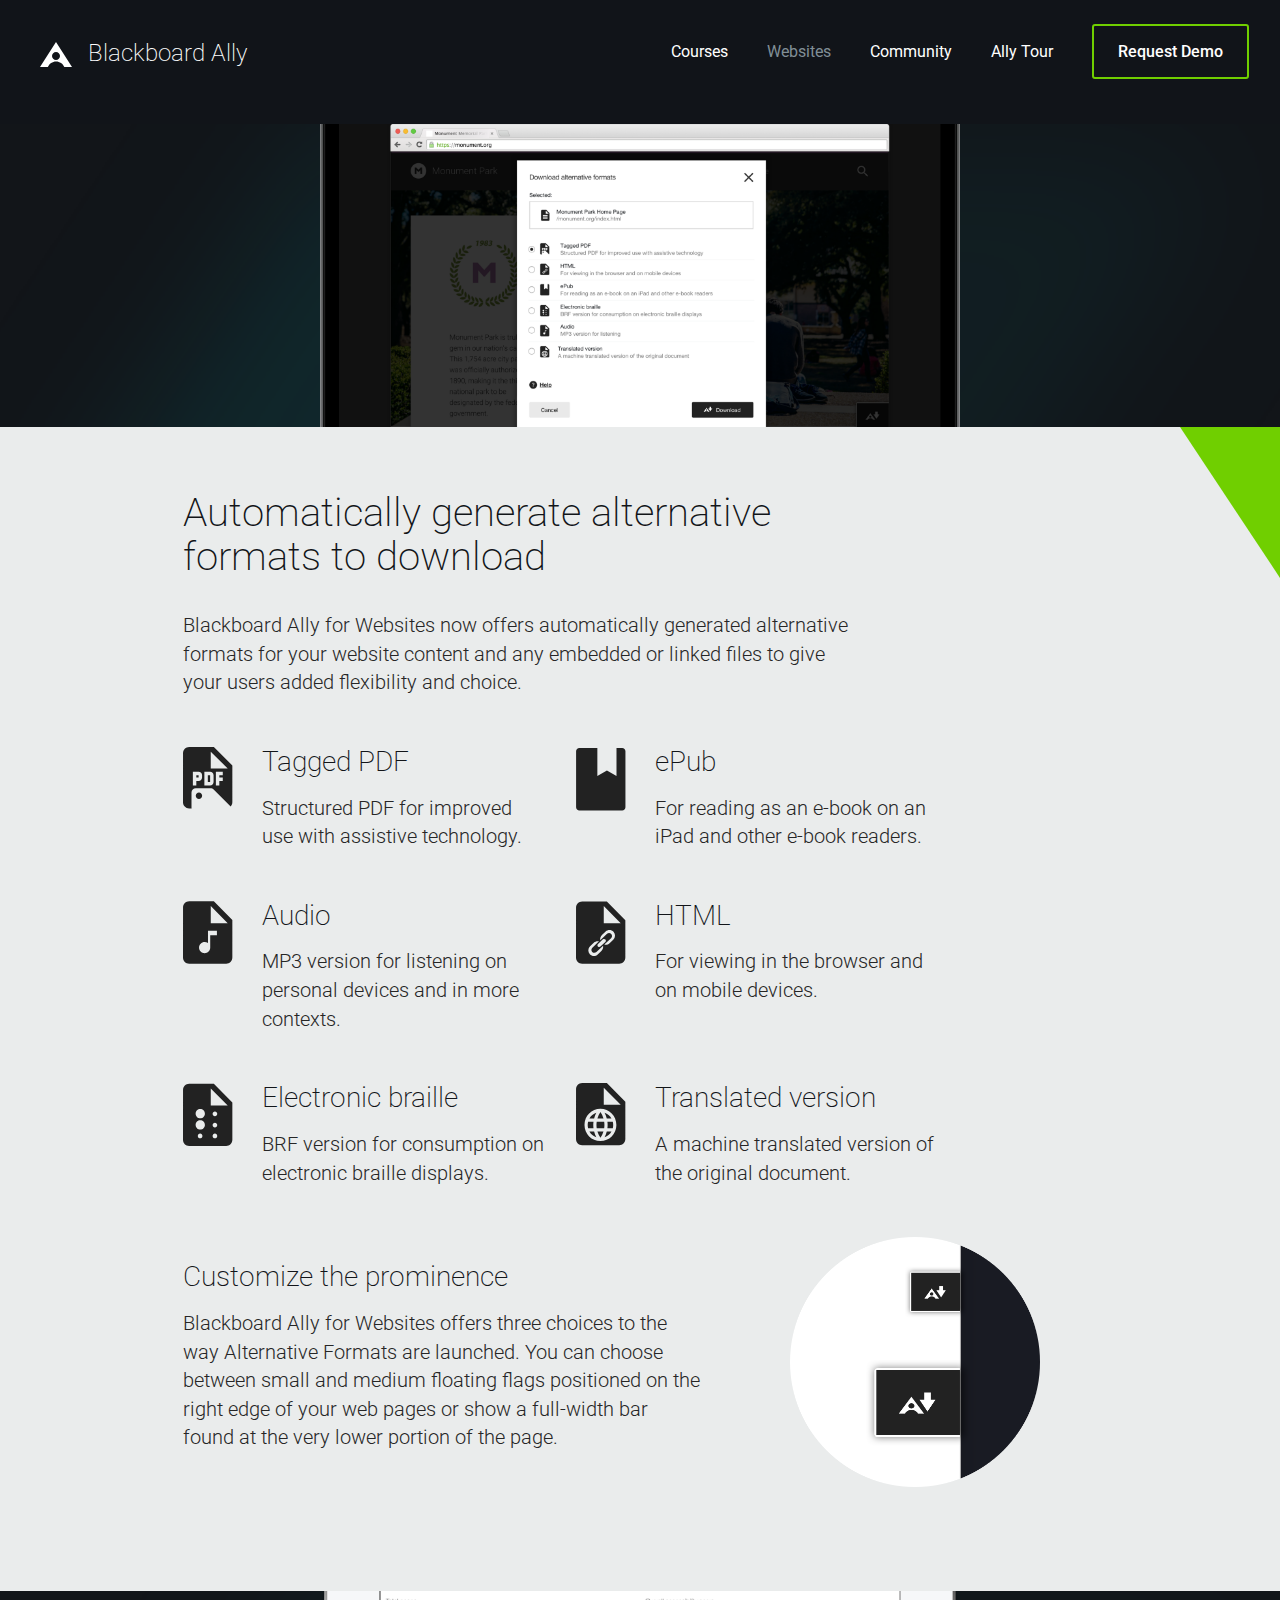
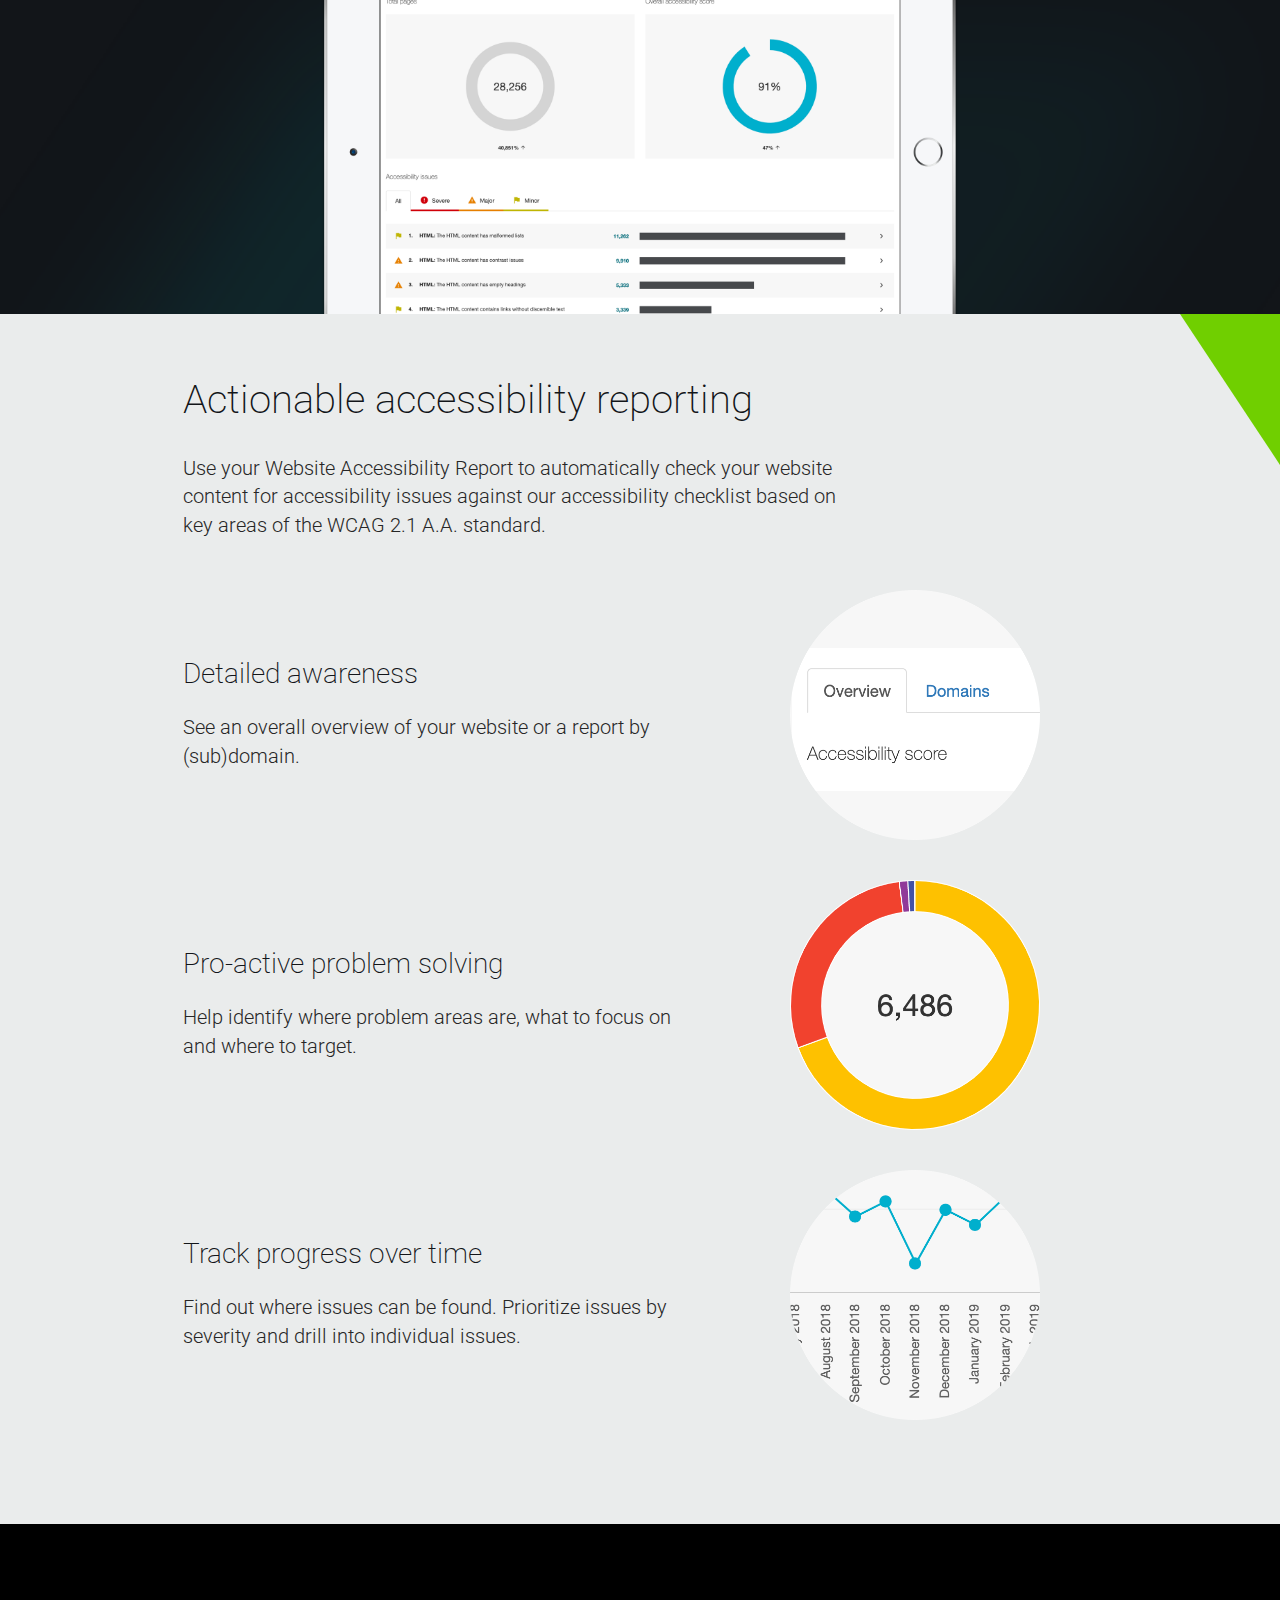
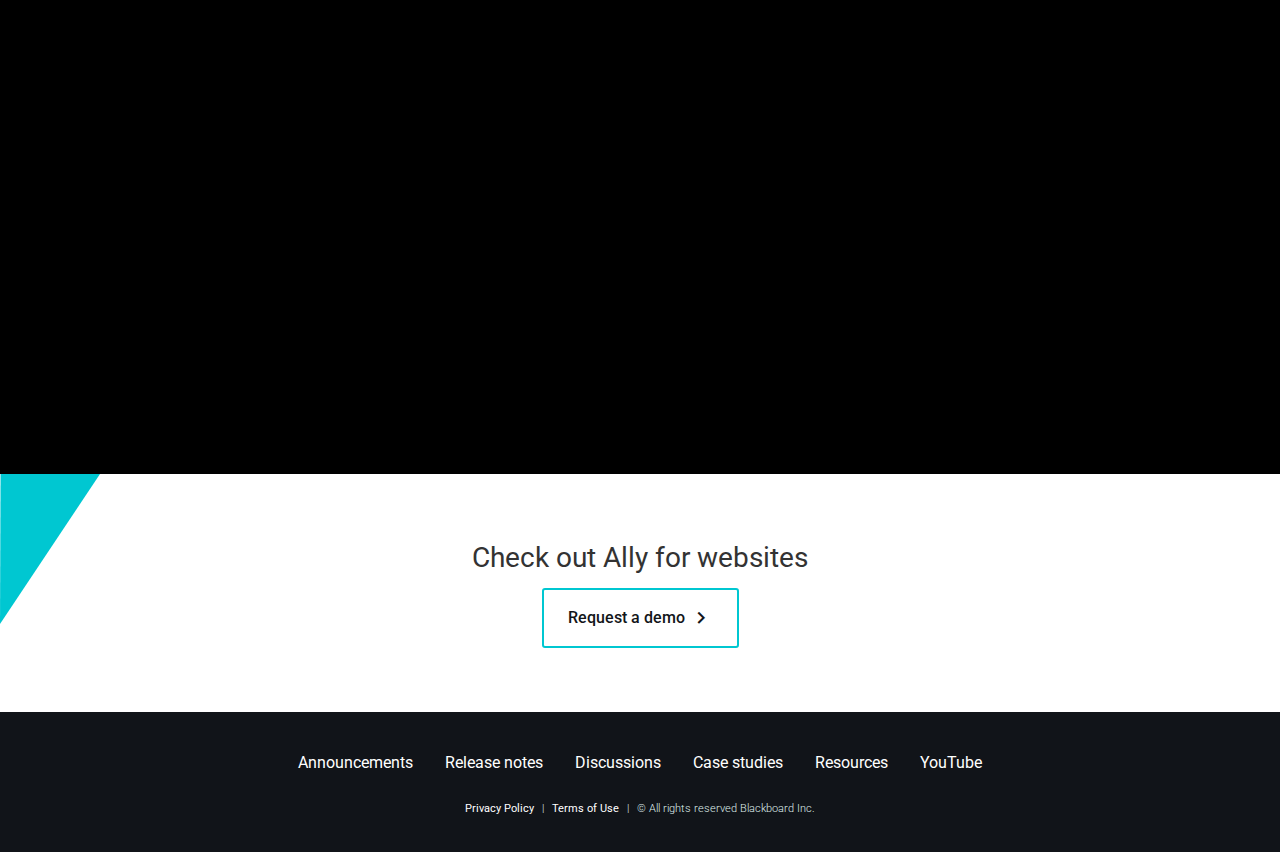
<file: websites.html>
<!DOCTYPE html>
<html lang="en">
    <head>
        <meta charset="utf-8">
        <meta http-equiv="X-UA-Compatible" content="IE=edge">
        <meta name="viewport" content="width=device-width, initial-scale=1">
        <meta name="description" content="For websites Ally scans your website domains and generates a content accessibility report and offers your audiences alternative formats of your website content.">
        <meta name="author" content="Blackboard Inc.">
        <link rel="icon" href="favicon.ico">

        <title>Blackboard Ally - Take your website to the next level</title>
        <script type="text/javascript" src="https://qa.ally.ac/integration/api/ally.ui.js" data-ally-loader="" data-ally-platform-name="web" data-ally-client-id="576" data-ally-af-style="flag_small"></script>
        <link href="https://fonts.googleapis.com/css?family=Roboto:400,300,500" rel="stylesheet" type="text/css">
        <link href="https://fonts.googleapis.com/icon?family=Material+Icons" rel="stylesheet">
        <link href="https://cdnjs.cloudflare.com/ajax/libs/twitter-bootstrap/3.3.5/css/bootstrap.min.css" rel="stylesheet" type="text/css">
        <link href="assets/css/style.css" rel="stylesheet" type="text/css">
        <link href="assets/css/index.css" rel="stylesheet" type="text/css">

        <!-- Google Tag Manager -->
        <script>(function(w,d,s,l,i){w[l]=w[l]||[];w[l].push({'gtm.start':
        new Date().getTime(),event:'gtm.js'});var f=d.getElementsByTagName(s)[0],
        j=d.createElement(s),dl=l!='dataLayer'?'&l='+l:'';j.async=true;j.src=
        'https://www.googletagmanager.com/gtm.js?id='+i+dl;f.parentNode.insertBefore(j,f);
        })(window,document,'script','dataLayer','GTM-NXVW3QS');</script>
        <!-- End Google Tag Manager -->
    </head>

    <body>
        <!-- Google Tag Manager (noscript) -->
        <noscript><iframe src="https://www.googletagmanager.com/ns.html?id=GTM-NXVW3QS"
        height="0" width="0" style="display:none;visibility:hidden"></iframe></noscript>
        <!-- End Google Tag Manager (noscript) -->

        <section id="top" class="clearfix">
            <!-- NAVIGATION -->
            <nav class="header">
                <div class="col-xs-1 col-sm-4">
                    <h1>
                        <a href="index.html"><img src="assets/img/ally-a.svg" alt="" /><span class="hidden-xs hidden-sm">Blackboard Ally</span></a>
                    </h1>
                </div>
                <div class="col-xs-11 col-sm-8">
                    <ul>
                        <li><a href="courses.html">Courses</a></li>
                        <li><a class="active" href="websites.html">Websites</a></li>
                        <li class="hidden-xs hidden-sm"><a href="https://usergroup.ally.ac" target="_blank">Community</a></li>
                        <li class="hidden-xs hidden-sm"><a href="https://usergroup.ally.ac/s/tour/" target="_blank">Ally Tour</a></li>
                        <li><a class="hidden-xs hidden-sm" id="btn-primary" href="demo.html">Request Demo</a></li>
                    </ul>
                </div>
            </nav>

            <!-- HEADER -->
            <div id="home-hero">
                <div class="hero-image">
                    <figure>
                        <img src="assets/img/websites/websites-hero-af.png" alt="Blackboard Ally alternative formats interface showing various download options for content" />
                    </figure>
                </div>
            </div>
        </section>

        <!-- ALLY FOR COURSES GENERAL -->
        <div class="triangle-green">
            <section class="courses-features features container">
                <div class="row">
                    <div class="col-xs-12 col-lg-9">
                        <h3>Automatically generate alternative formats to download</h3>
                        <p>Blackboard Ally for Websites now offers automatically generated alternative formats for your website content and any embedded or linked files to give your users added flexibility and choice.</p>
                    </div>
                </div>
                <div class="row align-top">
                    <div class="col-xs-2 col-sm-2 col-md-1">
                        <img class="features-icon" src="assets/img/courses/icon-file-tagged-pdf.svg" alt=" " />
                    </div>
                    <div class="col-xs-4">
                        <h4>Tagged PDF</h4>
                        <p>Structured PDF for improved use with assistive technology.</p>
                    </div>
                    <div class="col-xs-2 col-sm-2 col-md-1">
                        <img class="features-icon" src="assets/img/courses/icon-file-epub.svg" alt=" " />
                    </div>
                    <div class="col-xs-4">
                        <h4>ePub</h4>
                        <p>For reading as an e-book on an iPad and other e-book readers.</p>
                    </div>
                </div>
                <div class="row align-top">
                    <div class="col-xs-2 col-sm-2 col-md-1">
                        <img class="features-icon" src="assets/img/courses/icon-file-audio.svg" alt=" " />
                    </div>
                    <div class="col-xs-4">
                        <h4>Audio</h4>
                        <p>MP3 version for listening on personal devices and in more contexts.</p>
                    </div>
                    <div class="col-xs-2 col-sm-2 col-md-1">
                        <img class="features-icon" src="assets/img/courses/icon-file-html.svg" alt=" " />
                    </div>
                    <div class="col-xs-4">
                        <h4>HTML</h4>
                        <p>For viewing in the browser and on mobile devices.</p>
                    </div>
                </div>
                <div class="row align-top">
                    <div class="col-xs-2 col-sm-2 col-md-1">
                        <img class="features-icon" src="assets/img/courses/icon-file-braille.svg" alt=" " />
                    </div>
                    <div class="col-xs-4">
                        <h4>Electronic braille</h4>
                        <p>BRF version for consumption on electronic braille displays.</p>
                    </div>
                    <div class="col-xs-2 col-sm-2 col-md-1">
                        <img class="features-icon" src="assets/img/courses/icon-file-translated.svg" alt=" " />
                    </div>
                    <div class="col-xs-4">
                        <h4>Translated version</h4>
                        <p>A machine translated version of the original document.</p>
                    </div>
                </div>
                <div class="row">
                    <div class="col-xs-12 col-sm-7">
                        <h4>Customize the prominence</h4>
                        <p>Blackboard Ally for Websites offers three choices to the way Alternative Formats are launched. You can choose between small and medium floating flags positioned on the right edge of your web pages or show a full-width bar found at the very lower portion of the page.</p>
                    </div>
                    <div class="col-xs-12 col-sm-5">
                        <figure>
                            <img src="assets/img/websites/websites-features-af-flag.png" alt=" " />
                        </figure>
                    </div>
                </div>
            </section>
        </div>

        <!-- ALLY INSTITUTIONAL REPORT HERO – GENERAL -->
        <div id="websites-institutional-report" class="hero courses-hero">
            <div class="hero-image">
                <figure>
                    <img src="assets/img/websites/websites-hero-ir.png" alt=" " />
                </figure>
            </div>
        </div>
        <!-- ALLY INSTITUTIONAL REPORT CONTENT - GENERAL -->
        <div class="triangle-green">
            <section class="features container">
                <div class="row">
                    <div class="col-xs-12 col-lg-9">
                        <h3>Actionable accessibility reporting</h3>
                        <p>Use your Website Accessibility Report to automatically check your website content for accessibility issues against our accessibility checklist based on key areas of the WCAG 2.1 A.A. standard.</p>
                    </div>
                </div>
                <div class="row">
                    <div class="col-xs-12 col-sm-7">
                        <h4>Detailed awareness</h4>
                        <p>See an overall overview of your website or a report by (sub)domain.</p>
                    </div>
                    <div class="col-xs-12 col-sm-5">
                        <figure>
                            <img src="assets/img/websites/websites-features-ir-awareness.png" alt=" " />
                        </figure>
                    </div>
                </div>
                <div class="row">
                    <div class="col-xs-12 col-sm-7">
                        <h4>Pro-active problem solving</h4>
                        <p>Help identify where problem areas are, what to focus on and where to target.</p>
                    </div>
                    <div class="col-xs-12 col-sm-5">
                        <figure>
                            <img src="assets/img/websites/websites-features-ir-proactive.png" alt=" " />
                        </figure>
                    </div>
                </div>
                <div class="row">
                    <div class="col-xs-12 col-sm-7">
                        <h4>Track progress over time</h4>
                        <p>Find out where issues can be found. Prioritize issues by severity and drill into individual issues.</p>
                    </div>
                    <div class="col-xs-12 col-sm-5">
                        <figure>
                            <img src="assets/img/websites/websites-features-ir-progress.png" alt=" " />
                        </figure>
                    </div>
                </div>
            </section>
        </div>

        <!-- VIDEO -->
         <div class="embed-container">
            <iframe
                src="https://www.youtube-nocookie.com/embed/pihn0LClExo?&amp;theme=dark&amp;color=white&amp;autohide=2&amp;cc_load_policy=1&amp;modestbranding=1&amp;showinfo=0&amp;rel=0"
                frameborder="0">
            </iframe>
        </div>

        <!-- CTA -->
        <div class="triangle-blue call-to-action container-fluid">
            <div class="row">
                <div class="col-xs-12">
                    <p>Check out Ally for websites</p>
                    <a href="demo.html" class="btn-secondary">Request a demo <i class="material-icons">keyboard_arrow_right</i></a>
                </div>
            </div>
        </div>

        <!-- FOOTER -->
        <footer class="container-fluid">
            <div class="row">
                <div class="col-xs-12">
                    <ul>
                        <!-- <li><a href="index.html"><img src="/assets/img/ally-a.svg" alt="Blackboard Ally" /></a></li> -->
                        <li><a href="https://usergroup.ally.ac/s/announcements/" target="_blank" title="Blackboard Ally Announcements">Announcements</a></li>
                        <li><a href="https://usergroup.ally.ac/s/releases/" target="_blank" title="Blackboard Ally Release notes">Release notes</a></li>
                        <li><a href="https://usergroup.ally.ac/s/discussion/" target="_blank" title="Blackboard Ally Discussions">Discussions</a></li>
                        <li><a href="https://usergroup.ally.ac/s/case-studies/" target="_blank" title="Blackboard Ally Case studies">Case studies</a></li>
                        <li><a href="https://usergroup.ally.ac/s/resources/" target="_blank" title="Blackboard Ally Resources">Resources</a></li>
                        <li><a href="https://www.youtube.com/channel/UCWXzwKChiyWOXMTN9qQFSnQ" target="_blank" title="Blackboard Ally on YouTube">YouTube</a></li>
                    </ul>
                </div>
                <div class="col-xs-12">
                    <div id="footer-copyright-container">
                        <a href="https://help.blackboard.com/Privacy_Statement" target="_blank">Privacy Policy</a>
                        <span class="footer-copyright-divider">|</span>
                        <a href="https://help.blackboard.com/Terms_of_Use" target="_blank">Terms of Use</a>
                        <span class="footer-copyright-divider">|</span>
                        &copy; All rights reserved Blackboard Inc. <span id="footer-year"></span>
                    </div>
                </div>
            </div>
        </footer>

        <script type="text/javascript" src="https://ajax.googleapis.com/ajax/libs/jquery/3.3.1/jquery.min.js"></script>
        <script type="text/javascript" src="assets/js/ally.js"></script>
        <script>
          (function(i,s,o,g,r,a,m){i['GoogleAnalyticsObject']=r;i[r]=i[r]||function(){
          (i[r].q=i[r].q||[]).push(arguments)},i[r].l=1*new Date();a=s.createElement(o),
          m=s.getElementsByTagName(o)[0];a.async=1;a.src=g;m.parentNode.insertBefore(a,m)
          })(window,document,'script','//www.google-analytics.com/analytics.js','ga');

          ga('create', 'UA-74642053-1', 'auto');
          ga('send', 'pageview');
        </script>
        <script type="text/javascript">
          var _dcq = _dcq || [];
          var _dcs = _dcs || {};
          _dcs.account = '9041875';

          (function() {
            var dc = document.createElement('script');
            dc.type = 'text/javascript'; dc.async = true;
            dc.src = '//tag.getdrip.com/9041875.js';
            var s = document.getElementsByTagName('script')[0];
            s.parentNode.insertBefore(dc, s);
          })();
        </script>
    </body>
</html>
</file>
<file: assets/css/style.css>
/* Global styles */

body {
    background-color: #111419;
    font-family: 'Roboto', sans-serif;
    text-align: center;
    text-rendering: optimizeLegibility;
    -webkit-font-smoothing: antialiased;
}

a.active {
    text-decoration: none;
}

h1, h2, h3 {
    margin-bottom: 32px;
    margin-top: 0;
}

ul {
    list-style: none;
    padding: 0;
}

ul li {
    display: inline-block;
}

input.form-control {
    color: #222;
}

input.form-control:-webkit-input-placeholder {
    color: #4A4A4A;
}

input.form-control:-moz-placeholder {
    color: #4A4A4A;
}

input.form-control::-moz-placeholder {
    color: #4A4A4A;
}

input.form-control:-ms-input-placeholder {
    color: #4A4A4A;
}

input.form-control {
    height: 40px;
}

#demo label {
    font-size: 16px;
    font-weight: 400;
}


/* Top */

#top h1 {
    line-height: 35px;
    margin: 32px 0 0 25px;
}

#top h1 a {
    color: #fff;
    font-size: 24px;
    font-weight: 200;
}

#top h1 span {
    margin: 16px;
    padding-top: 16px;
}

#top h1 a:hover {
    text-decoration: none;
}

#top,
#top h2 {
    color: #FFF;
    font-size: 30px;
    line-height: 1.2;
}

/* Navigation */

nav,
footer {
    margin-bottom: 40px;
}

nav ul,
footer ul {
    margin-top: 24px;
}

nav ul li,
footer ul li {
    margin: 0 16px 16px 16px;
}

nav ul li a,
nav ul li a:hover,
nav ul li a:focus,
footer ul li a,
footer ul li a:hover,
footer ul li a:focus {
    color: #FFF;
    font-size: 16px;
    font-weight: 400;
}

nav ul li a.active,
footer ul li a.active {
    color: #808E96;
}

/* Sticky header */

.sticky {
    position: fixed;
    width: 100%;
}

.header {
    background-color: #121519;
    z-index: 100;
}

/* Triangles */

.triangle-green {
    background: url('../img/triangle-green.svg') #EAECEC right top no-repeat;
}

.triangle-blue {
    background: url('../img/triangle-blue.svg') #FFF left top no-repeat;
}

/* Hero */

.hero {
    background: url('../img/bgPanel-header.png') center bottom no-repeat;
    background-size: 126%;
    margin-top: 124px;
    padding: 0;
}

.hero img {
    width: 50%;
}

.courses-hero {
    margin-top: 0!important;
}

/* Features */

.features {
    padding: 64px 128px;
    text-align: left;
}

.features .row {
    align-items: center;
    display: flex;
    flex-wrap: wrap;
    margin-bottom: 40px;
}

@media (max-width: 768px) {
    .features {
        padding: 64px 20px;
    }

    .features .row > .col-md-1:nth-of-type(3) {
        margin-top: 40px;
    }

    .features .row h4 {
        margin-top: 10px;
    }
}

.features h3 {
    color: #121519;
    font-size: 40px;
    font-weight: 200;
}

.features h4 {
    color: #121519;
    font-size: 28px;
    font-weight: 200;
    margin-bottom: 24px;
}

.features p {
    color: #262626;
    font-size: 20px;
    font-weight: 300;
}

.features figure {
    text-align: center;
}

.features img {
    width: 250px;
}

img.features-icon {
    width: 50px;
}

img.features-icon.courses {
    padding-bottom: 20px;
}

.courses-features .align-top {
    align-items: flex-start;
}

.courses-features h4 {
    margin-bottom: 16px;
    margin-top: 0;
}

/* Quotes */

.features blockquote {
    background: url('../img/ally-quote-marks.svg') left 11px no-repeat;
    background-size: 42px 31px;
    border: none;
    margin: 64px 0 0 0!important;
    padding: 4px 0 0 64px;
}

.features blockquote q {
    font-weight: 500;
    font-size: 28px;
}

.features blockquote cite {
    display: block;
    font-weight: 200;
    margin-top: 16px;
    margin-bottom: 24px;
}

/* Buttons */

#btn-primary {
    border: solid 2px #70CF00 ;
    border-radius: 3px;
    color: #FFF;
    display: inline-block;
    font-size: 16px;
    font-weight: 500;
    padding: 16px 24px;
    text-decoration: none;
}

#btn-primary:hover,
#btn-primary:focus {
    background-color: #70CF00;
    color: #121519;
    text-decoration: none;
}

.btn-secondary {
    border: solid 2px #00C7D1 ;
    border-radius: 3px;
    color: #121519;
    display: inline-block;
    font-size: 16px;
    font-weight: 500;
    padding: 16px 24px;
    text-decoration: none;
}

.btn-secondary i {
    vertical-align: bottom;
}

.btn-secondary:hover,
.btn-secondary:focus {
    background-color: #00C7D1;
    color: #121519;
    text-decoration: none;
}

/* Call to action */

.call-to-action {
    font-size: 28px;
    padding: 64px;
    text-align: center;
}

/* Embedded media */

.embed-container {
    background-color: #000;
    height: 0;
    overflow: hidden;
    padding-bottom: 43%;
    position: relative;
}

.embed-container iframe,
.embed-container object,
.embed-container embed {
    height: 100%;
    left: 0;
    position: absolute;
    width: 100%;
    top: 0;
}

/* Footer */

footer {
    color: #DFECEA;
    font-size: 11px;
    font-weight: 300;
    margin: 0;
    padding: 16px;
}

footer ul {
    align-items: center;
    display: flex;
    flex-wrap: wrap;
    justify-content: center;
}

footer ul li {
    align-self: center;
}

footer ul li img {
    vertical-align: center;
}

#footer-copyright-container a {
    color: #FFF;
    font-weight: 400;
}

footer figure {
    display: inline-block;
}

#footer-logo-container {
    margin: 30px 0 10px;
}

#footer-copyright-container {
    margin-bottom: 20px;
}

.footer-copyright-divider {
    margin-left: 5px;
    margin-right: 5px;
}

/* Media queries */

@media (max-width: 480px) {
    .triangle-green,
    .triangle-blue {
        background-size: 100px;
    }
    #top h1 {
        margin-top: 16px;
    }
    .features figure {
        margin-bottom: 40px;
    }
    img.features-icon {
        margin-bottom: 16px;
        margin-top: 40px;
    }
    .features figure {
        margin-top: 16px;
    }
    .features blockquote q {
        font-size: 18px;
    }
    .features blockquote cite {
        font-size: 14px;
    }
    .courses-features h4 {
        font-size: 20px;
    }
    .courses-features p {
        font-size: 16px;
    }
    .courses-features img.features-icon {
        margin: 0;
        width: 40px;
    }
    .course-features .row {
        margin-top: 8px;
    }
}

@media (max-width: 768px) {
    .triangle-green,
    .triangle-blue {
        background-size: 50px;
    }
    .features .row div {
        display: block;
    }
    .features .row:last-of-type {
        margin-top: 64px;
    }
    .features figure {
        margin-bottom: 0;
    }
    img.features-icon {
        margin-bottom: 16px;
        margin-top: 40px;
    }
}

@media (min-width: 768px) {
    nav {
        text-align: left;
    }
    nav ul {
        text-align: right;
    }
    .triangle-green,
    .triangle-blue {
        background-size: 75px;
    }
    img.features-icon {
        margin-top: 0px;
    }
    .features blockquote q {
        font-size: 22px;
    }
    .features blockquote cite {
        font-size: 18px;
    }
}

@media (min-width: 990px) {
    .triangle-green,
    .triangle-blue {
        background-size: 100px;
    }
    .features blockquote q {
        font-size: 28px;
    }
    .features blockquote cite {
        font-size: 24px;
    }
}

p.contrast-issue {
	color: #AAAAAA;
}
</file>
<file: assets/css/index.css>
/* Home hero */

#home-hero{
    background: url('../img/bgPanel-header.png') center bottom no-repeat;
    background-size: 126%;
    margin-top: 124px;
    padding: 0;
}

#home-hero #logo {
    margin-bottom: 40px;
    max-width: 100%;
}

#home-hero #logo img {
    max-width: 50%;
}

#home-hero .hero-image {
    margin-top: 64px;
}

#home-hero .hero-image img {
    max-width: 50%;
}

#home-hero h2 {
    margin-top: 50px;
}

#ally-for-web .hero-image {
    margin-bottom: 64px;
}

#ally-for-web .hero-image img {
    margin-left: -180px;
    width: 100%;
}

/* Integrations */

section#integrations {
    margin-bottom: 64px;
}

.integrations-logos {
    align-items: center;
    display: flex;
    flex-wrap: wrap;
    justify-content: space-around;
}

.integrations-logos div {
    margin: 10px;
    max-width: 200px;
    text-align: center;
}

.integrations-logos img {
    width: 75%;
}

.integrations-logos img.d2l {
    min-width: 200px;
}

/* Awards */

#awards {
    background-color: #EAECEC;
}

#awards ul {
    align-items: center;
    display: flex;
    flex-wrap: wrap;
    justify-content: space-around;
    padding: 64px;
}

#awards ul li {
    align-self: baseline;
    padding: 24px;
}

#awards img {
    margin-bottom: 16px;
    max-width: 125px;
}

#awards p {
    max-width: 200px;
}

/* Media queries */

@media (max-width: 480px) {
    #home-hero h2 {
        margin-top: 70px;
    }
    #home-hero .hero-image img {
        min-width: 80%;
    }
    #home-hero p {
        font-size: 32px;
        padding-left: 32px;
        padding-right: 32px;
    }
    #ally-for-web .hero-image img {
        margin-left: 0;
    }
    .features {
        padding: 64px 32px;
    }
}
@media (max-width: 480px) {
    .integrations-logos div {
        margin: 24px;
    }
}

@media (min-width: 768px) {
    #integrations ul li {
        display: block;
        padding-left: 0;
        padding-right: 0;
    }
    #ally-for-web .hero-image img {
        margin-left: -80px;
    }
}

@media (min-width: 990px) {
    #ally-for-web .hero-image img {
        margin-left: -116px;
    }
}

@media (min-width: 1200px) {
    #ally-for-web .hero-image img {
        margin-left: -180px;
    }
}
</file>
<file: assets/css/index-bad.css>
/* Home hero */

#home-hero{
    background-image: none;
    margin-top: 124px;
    padding: 0;
}

.triangle-green {
    background-image: none;
}

.triangle-blue {
    background-image: none;
}
</file>
<file: assets/css/demo.css>
/* Demo */

#demo {
    background-color: #EAECEC;
    color: #262626;
    padding-left: 20px;
    padding-right: 20px;
}

#demo h2 {
    color: #121519;
    font-weight: 300;
    font-size: 30px;
    margin-top: 25px;
}

@media (min-width: 768px) {
    #demo h2 {
        margin-top: 50px;
    }
}

#demo h3 {
    color: #121519;
    font-weight: 300;
    font-size: 18px;
    margin-top: 25px;
}

#demo form {
    margin: 32px auto;
    max-width: 600px;
    text-align: left;
}

#demo button {
    background-color: #007900;
    border: none;
    border-radius: 3px;
    color: #FFF;
    display: inline-block;
    font-size: 18px;
    font-weight: 500;
    margin: 32px 0 32px 0;
    padding: 18px 25px;
    width: 100%;
    -webkit-transition-duration: 0.15s; /* Safari */
    transition-duration: 0.15s;
}

#demo button[disabled="disabled"] {
    background-color: #ccc;
    color: #333
}

#demo button:not([disabled="disabled"]):hover {
    background-color: #FFFFFF;
    color: #121519;
}

#demo button:not([disabled="disabled"]):visted {
    background-color: #FFF;
    color: #121519;
}

#demo p {
    margin-bottom: 64px;
}

#demo-success {
    display: none;
}

.form-group.has-error .form-control {
    color: #D0021B;
}

.form-group.has-error .form-control::-webkit-input-placeholder {
    color: #D0021B;
}

.form-group.has-error .form-control:-moz-placeholder {
    color: #D0021B;
}

.form-group.has-error .form-control::-moz-placeholder {
    color: #D0021B;
}

.form-group.has-error .form-control:-ms-input-placeholder {
    color: #D0021B;
}

#covid19-af-form .validation-error {
    margin: 20px 0;
    padding: 10px;
}
</file>
